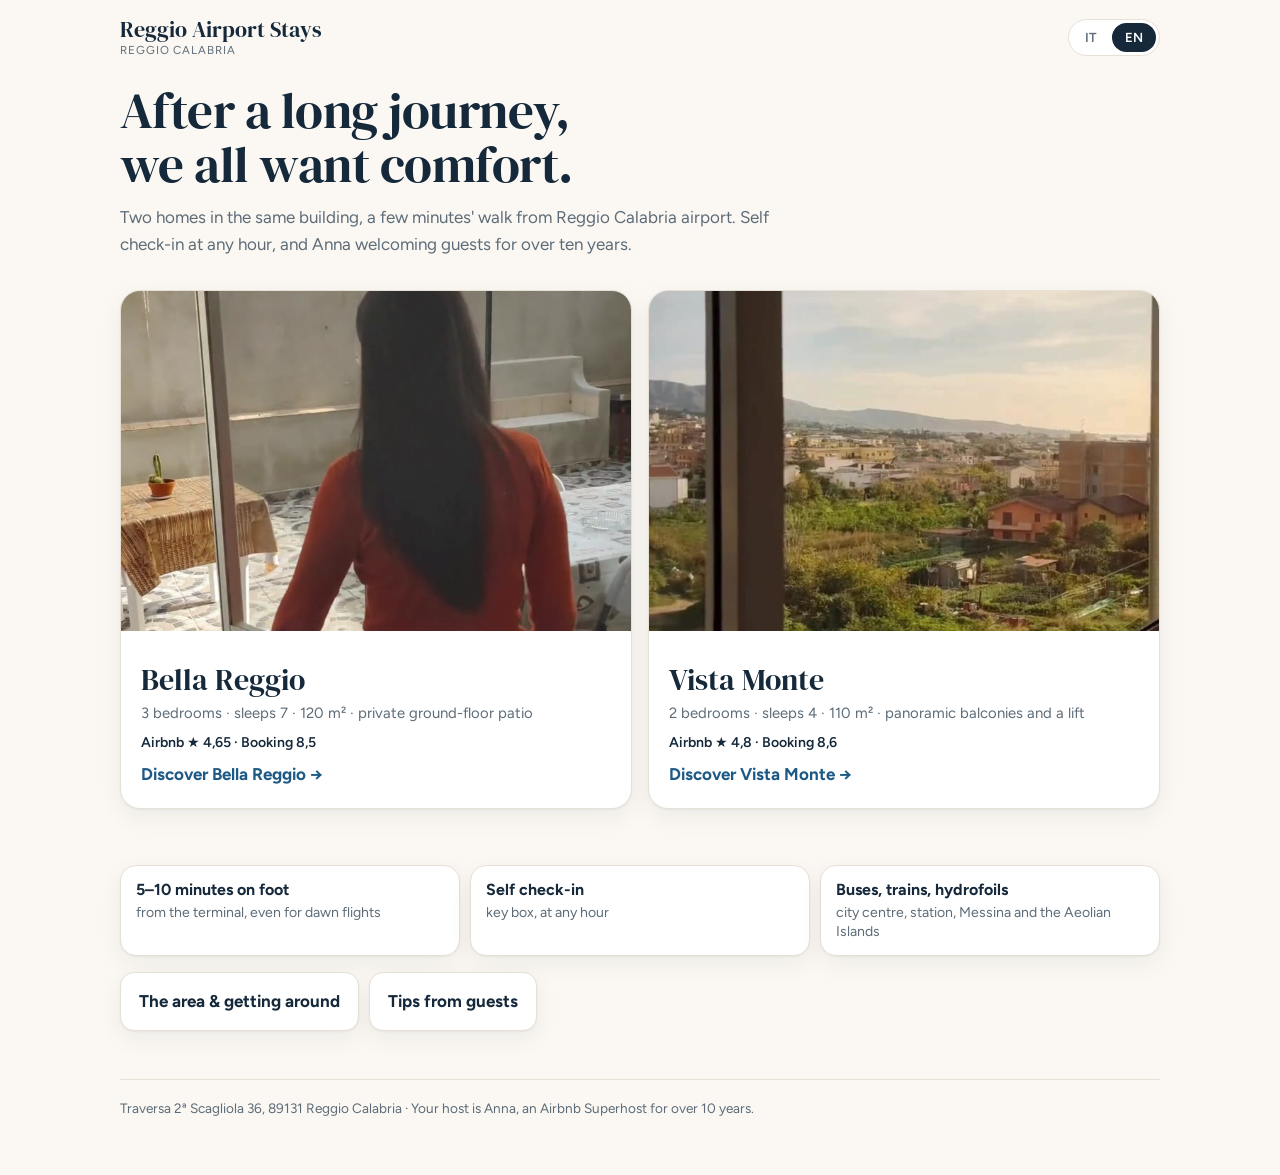
<file: index.html>
<!DOCTYPE html>
<html lang="it">
<head>
<meta charset="utf-8">
<meta name="viewport" content="width=device-width, initial-scale=1">
<title>Reggio Airport Stays · Case vacanza a due passi dall'aeroporto di Reggio Calabria</title>
<meta name="description" content="Due appartamenti a pochi minuti a piedi dall'aeroporto di Reggio Calabria: Bella Reggio (3 camere, patio, fino a 7 ospiti) e Vista Monte (2 camere, balconi panoramici, ascensore). Check-in autonomo a qualsiasi ora.">
<link rel="canonical" href="https://reggio-airport-stays.pages.dev/">
<meta property="og:type" content="website">
<meta property="og:title" content="Reggio Airport Stays · a due passi dall'aeroporto di Reggio Calabria">
<meta property="og:description" content="Bella Reggio e Vista Monte: due case con check-in autonomo, a pochi minuti a piedi dal terminal.">
<meta property="og:image" content="https://reggio-airport-stays.pages.dev/vista-monte-poster.jpg">
<meta property="og:url" content="https://reggio-airport-stays.pages.dev/">
<meta name="twitter:card" content="summary_large_image">
<script type="application/ld+json">
{"@context":"https://schema.org","@type":"ItemList","name":"Reggio Airport Stays",
 "itemListElement":[
  {"@type":"ListItem","position":1,"url":"https://reggio-airport-stays.pages.dev/bella-reggio","name":"Bella Reggio"},
  {"@type":"ListItem","position":2,"url":"https://reggio-airport-stays.pages.dev/vista-monte","name":"Vista Monte"}]}
</script>
<link rel="preconnect" href="https://fonts.googleapis.com">
<link rel="preconnect" href="https://fonts.gstatic.com" crossorigin>
<link href="https://fonts.googleapis.com/css2?family=DM+Serif+Display&family=Figtree:wght@400;500;600;700&display=swap" rel="stylesheet">
<link rel="stylesheet" href="/assets/site.css">
</head>
<body>
<div class="page">
  <header class="top">
    <a class="brand" href="/">Reggio Airport Stays<small>Reggio Calabria</small></a>
    <div class="lang" role="group" aria-label="Lingua / Language">
      <button type="button" id="btn-it" aria-pressed="true">IT</button>
      <button type="button" id="btn-en" aria-pressed="false">EN</button>
    </div>
  </header>

  <section class="home-hero">
    <h1>
      <span data-l="it">Dopo un lungo viaggio, tutti cerchiamo comfort.</span>
      <span data-l="en">After a long journey, we all want comfort.</span>
    </h1>
    <p class="lead">
      <span data-l="it">Due case nello stesso stabile, a pochi minuti a piedi dall'aeroporto dello Stretto. Check-in autonomo a qualsiasi ora, e Anna che vi accoglie da oltre dieci anni.</span>
      <span data-l="en">Two homes in the same building, a few minutes' walk from Reggio Calabria airport. Self check-in at any hour, and Anna welcoming guests for over ten years.</span>
    </p>
  </section>

  <section class="homes" aria-label="Le case / Our homes">
    <a class="home-card" href="/bella-reggio">
      <img src="/poster.jpg" alt="Patio di Bella Reggio" loading="lazy" width="720" height="1280">
      <div class="home-body">
        <h2>Bella Reggio</h2>
        <p><span data-l="it">3 camere · fino a 7 ospiti · 120 m² · patio privato al piano terra</span><span data-l="en">3 bedrooms · sleeps 7 · 120 m² · private ground-floor patio</span></p>
        <p class="rates">Airbnb ★ 4,65 · Booking 8,5</p>
        <span class="go-link"><span data-l="it">Scopri Bella Reggio →</span><span data-l="en">Discover Bella Reggio →</span></span>
      </div>
    </a>
    <a class="home-card" href="/vista-monte">
      <img src="/vista-monte-poster.jpg" alt="Vista dalla finestra di Vista Monte" loading="lazy" width="720" height="1280">
      <div class="home-body">
        <h2>Vista Monte</h2>
        <p><span data-l="it">2 camere · fino a 4 ospiti · 110 m² · balconi panoramici e ascensore</span><span data-l="en">2 bedrooms · sleeps 4 · 110 m² · panoramic balconies and a lift</span></p>
        <p class="rates">Airbnb ★ 4,8 · Booking 8,6</p>
        <span class="go-link"><span data-l="it">Scopri Vista Monte →</span><span data-l="en">Discover Vista Monte →</span></span>
      </div>
    </a>
  </section>

  <section>
    <ul class="facts">
      <li><strong data-l="it">5–10 minuti a piedi</strong><strong data-l="en">5–10 minutes on foot</strong>
        <span data-l="it">dal terminal, anche per i voli all'alba</span><span data-l="en">from the terminal, even for dawn flights</span></li>
      <li><strong data-l="it">Check-in autonomo</strong><strong data-l="en">Self check-in</strong>
        <span data-l="it">cassetta chiavi, a qualsiasi ora</span><span data-l="en">key box, at any hour</span></li>
      <li><strong data-l="it">Bus, treni e aliscafi</strong><strong data-l="en">Buses, trains, hydrofoils</strong>
        <span data-l="it">centro, stazione, Messina ed Eolie</span><span data-l="en">city centre, station, Messina and the Aeolian Islands</span></li>
    </ul>
    <p class="btn-row">
      <a class="btn" href="/bella-reggio#zona"><span data-l="it">La zona e come muoversi</span><span data-l="en">The area &amp; getting around</span></a>
      <a class="btn" href="/consigli"><span data-l="it">I consigli degli ospiti</span><span data-l="en">Tips from guests</span></a>
    </p>
  </section>

  <footer class="site">
    <span data-l="it">Traversa 2ª Scagliola 36, 89131 Reggio Calabria · La vostra host è Anna, Superhost su Airbnb da oltre 10 anni.</span>
    <span data-l="en">Traversa 2ª Scagliola 36, 89131 Reggio Calabria · Your host is Anna, an Airbnb Superhost for over 10 years.</span>
  </footer>
</div>
<script src="/assets/site.js"></script>
</body>
</html>
</file>
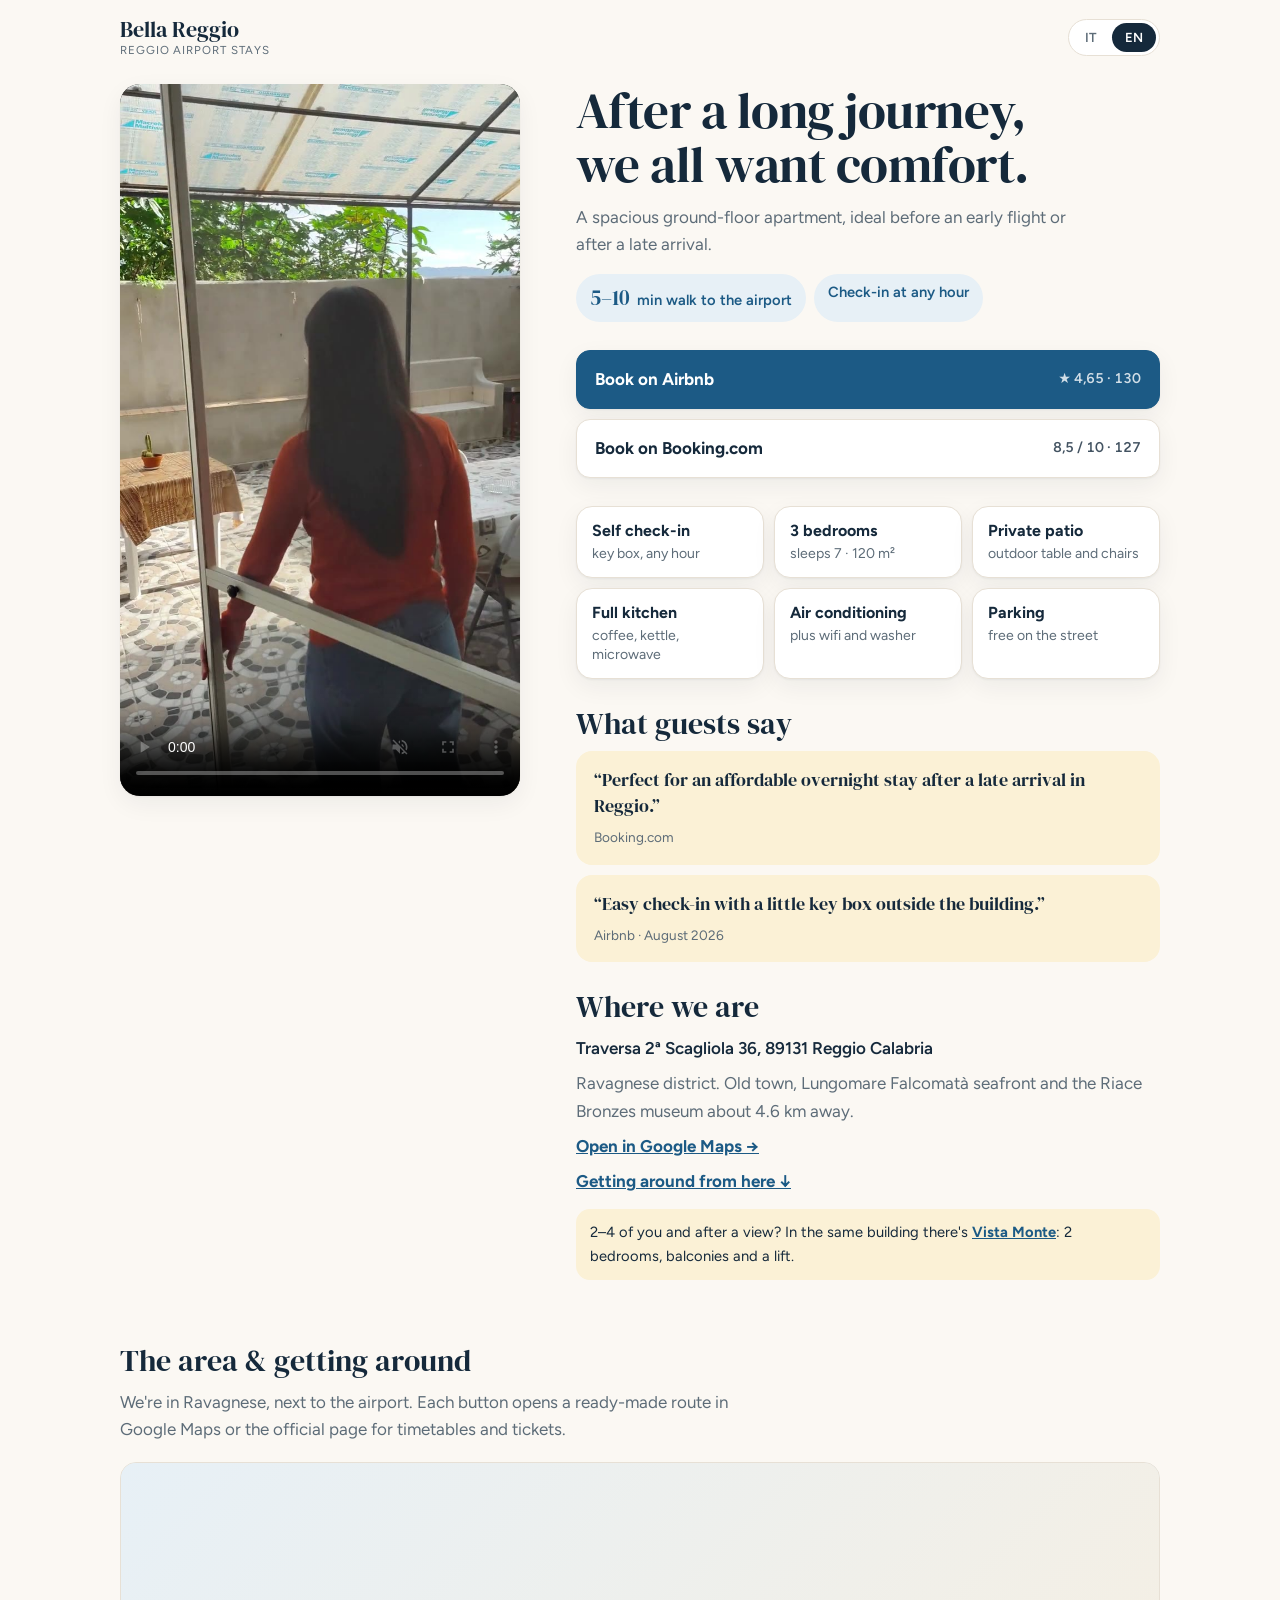
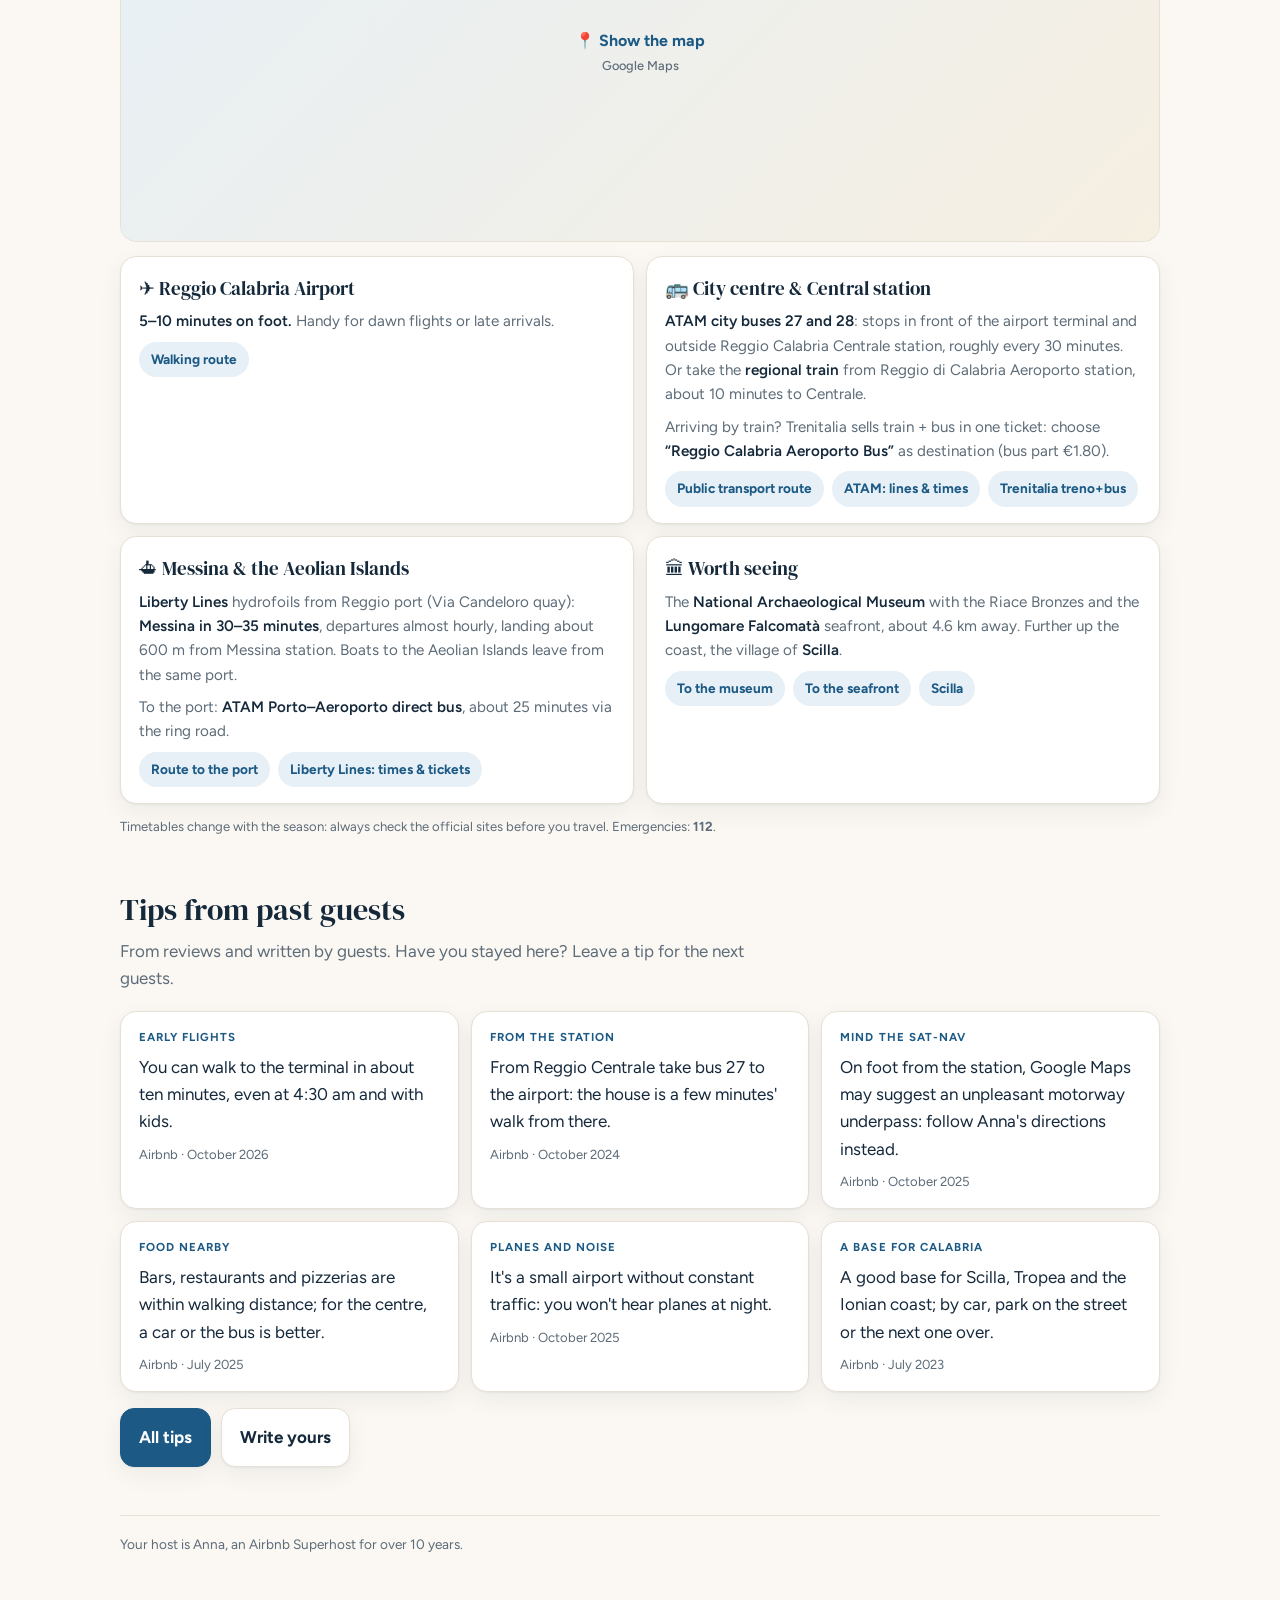
<file: bella-reggio.html>
<!DOCTYPE html>
<html lang="it">
<head>
<meta charset="utf-8">
<meta name="viewport" content="width=device-width, initial-scale=1">
<title>Bella Reggio · Reggio Airport Stays</title>
<meta name="description" content="Bella Reggio: appartamento con 3 camere a 5-10 minuti a piedi dall'aeroporto di Reggio Calabria. Check-in autonomo a qualsiasi ora, patio privato, cucina completa, parcheggio gratuito.">
<link rel="canonical" href="https://reggio-airport-stays.pages.dev/bella-reggio">
<meta property="og:type" content="website">
<meta property="og:title" content="Bella Reggio · 5 min a piedi dall'aeroporto di Reggio Calabria">
<meta property="og:description" content="3 camere, patio privato, check-in autonomo a qualsiasi ora. Prenota su Airbnb o Booking.com.">
<meta property="og:image" content="https://reggio-airport-stays.pages.dev/poster.jpg">
<meta property="og:url" content="https://reggio-airport-stays.pages.dev/bella-reggio">
<meta name="twitter:card" content="summary_large_image">
<script type="application/ld+json">
{"@context":"https://schema.org","@type":"LodgingBusiness","name":"Bella Reggio",
 "description":"Appartamento al piano terra con 3 camere, fino a 7 ospiti, a 5-10 minuti a piedi dall'aeroporto di Reggio Calabria.",
 "url":"https://reggio-airport-stays.pages.dev/bella-reggio","image":"https://reggio-airport-stays.pages.dev/poster.jpg",
 "address":{"@type":"PostalAddress","streetAddress":"Traversa 2ª Scagliola 36","postalCode":"89131","addressLocality":"Reggio Calabria","addressRegion":"RC","addressCountry":"IT"},
 "numberOfRooms":3,
 "amenityFeature":[{"@type":"LocationFeatureSpecification","name":"Self check-in","value":true},{"@type":"LocationFeatureSpecification","name":"Air conditioning","value":true},{"@type":"LocationFeatureSpecification","name":"Wifi","value":true},{"@type":"LocationFeatureSpecification","name":"Free street parking","value":true},{"@type":"LocationFeatureSpecification","name":"Private patio","value":true}],
 "sameAs":["https://www.airbnb.it/rooms/13824398","https://www.booking.com/hotel/it/bella-reggio.it.html"]}
</script>
<link rel="preconnect" href="https://fonts.googleapis.com">
<link rel="preconnect" href="https://fonts.gstatic.com" crossorigin>
<link href="https://fonts.googleapis.com/css2?family=DM+Serif+Display&family=Figtree:wght@400;500;600;700&display=swap" rel="stylesheet">
<link rel="stylesheet" href="/assets/site.css">
</head>
<body class="has-bar">
<div class="page">
  <header class="top">
    <a class="brand" href="/">Bella Reggio<small>Reggio Airport Stays</small></a>
    <div class="lang" role="group" aria-label="Lingua / Language">
      <button type="button" id="btn-it" aria-pressed="true">IT</button>
      <button type="button" id="btn-en" aria-pressed="false">EN</button>
    </div>
  </header>

  <div class="layout">
    <div class="video">
      <video src="bella-reggio.mp4" poster="poster.jpg" controls playsinline muted preload="metadata" aria-label="Video tour"></video>
    </div>

    <section class="hero">
      <h1>
        <span data-l="it">Dopo un lungo viaggio, tutti cerchiamo comfort.</span>
        <span data-l="en">After a long journey, we all want comfort.</span>
      </h1>
      <p>
        <span data-l="it">Ampio appartamento al piano terra, ideale prima di un volo all'alba o dopo un arrivo in tarda serata.</span>
        <span data-l="en">A spacious ground-floor apartment, ideal before an early flight or after a late arrival.</span>
      </p>
      <div class="badges">
        <span class="badge"><b>5–10</b><span data-l="it">min a piedi dall'aeroporto</span><span data-l="en">min walk to the airport</span></span>
        <span class="badge"><span data-l="it">Check-in a qualsiasi ora</span><span data-l="en">Check-in at any hour</span></span>
      </div>
    </section>

    <section class="book" aria-label="Book">
      <a class="btn primary" href="https://www.airbnb.it/rooms/13824398">
        <span data-l="it">Prenota su Airbnb</span><span data-l="en">Book on Airbnb</span>
        <small>★ 4,65 · 130</small>
      </a>
      <a class="btn" href="https://www.booking.com/hotel/it/bella-reggio.it.html">
        <span data-l="it">Prenota su Booking.com</span><span data-l="en">Book on Booking.com</span>
        <small>8,5 / 10 · 127</small>
      </a>
    </section>

    <ul class="facts">
      <li><strong data-l="it">Check-in autonomo</strong><strong data-l="en">Self check-in</strong>
        <span data-l="it">cassetta chiavi, qualsiasi ora</span><span data-l="en">key box, any hour</span></li>
      <li><strong data-l="it">3 camere</strong><strong data-l="en">3 bedrooms</strong>
        <span data-l="it">fino a 7 ospiti · 120 m²</span><span data-l="en">sleeps 7 · 120 m²</span></li>
      <li><strong data-l="it">Patio privato</strong><strong data-l="en">Private patio</strong>
        <span data-l="it">tavolo e sedie all'aperto</span><span data-l="en">outdoor table and chairs</span></li>
      <li><strong data-l="it">Cucina completa</strong><strong data-l="en">Full kitchen</strong>
        <span data-l="it">caffè, bollitore, microonde</span><span data-l="en">coffee, kettle, microwave</span></li>
      <li><strong data-l="it">Climatizzatore</strong><strong data-l="en">Air conditioning</strong>
        <span data-l="it">più wifi e lavatrice</span><span data-l="en">plus wifi and washer</span></li>
      <li><strong data-l="it">Parcheggio</strong><strong data-l="en">Parking</strong>
        <span data-l="it">gratuito in strada</span><span data-l="en">free on the street</span></li>
    </ul>

    <section>
      <h2><span data-l="it">Dicono gli ospiti</span><span data-l="en">What guests say</span></h2>
      <div class="quotes">
        <blockquote>
          <p data-l="it">«Perfetto per un pernottamento economico dopo un arrivo tardivo a Reggio.»</p>
          <p data-l="en">“Perfect for an affordable overnight stay after a late arrival in Reggio.”</p>
          <cite>Booking.com</cite>
        </blockquote>
        <blockquote>
          <p data-l="it">«Check-in facile con cassettina all'esterno dell'edificio.»</p>
          <p data-l="en">“Easy check-in with a little key box outside the building.”</p>
          <cite>Airbnb · <span data-l="it">agosto 2026</span><span data-l="en">August 2026</span></cite>
        </blockquote>
      </div>
    </section>

    <section class="where">
      <h2><span data-l="it">Dove siamo</span><span data-l="en">Where we are</span></h2>
      <p class="addr">Traversa 2ª Scagliola 36, 89131 Reggio Calabria</p>
      <p>
        <span data-l="it">Quartiere Ravagnese. Centro storico, Lungomare Falcomatà e Museo dei Bronzi di Riace a circa 4,6 km.</span>
        <span data-l="en">Ravagnese district. Old town, Lungomare Falcomatà seafront and the Riace Bronzes museum about 4.6 km away.</span>
      </p>
      <p><a href="https://www.google.com/maps/search/?api=1&amp;query=Traversa+2%C2%AA+Scagliola+36+Reggio+Calabria">
        <span data-l="it">Apri in Google Maps →</span><span data-l="en">Open in Google Maps →</span></a></p>
      <p><a href="#zona"><span data-l="it">Come muoversi da qui ↓</span><span data-l="en">Getting around from here ↓</span></a></p>
      <p class="sister"><span data-l="it">Siete in 2–4 e cercate una vista? Nello stesso stabile c'è </span><span data-l="en">2–4 of you and after a view? In the same building there's </span><a href="/vista-monte">Vista Monte</a><span data-l="it">: 2 camere, balconi e ascensore.</span><span data-l="en">: 2 bedrooms, balconies and a lift.</span></p>
    </section>

  </div>
    <section id="zona">
    <h2><span data-l="it">La zona e come muoversi</span><span data-l="en">The area &amp; getting around</span></h2>
    <p class="intro">
      <span data-l="it">Siamo a Ravagnese, accanto all'aeroporto. Ogni pulsante apre il percorso già pronto in Google Maps o la pagina ufficiale per orari e biglietti.</span>
      <span data-l="en">We're in Ravagnese, next to the airport. Each button opens a ready-made route in Google Maps or the official page for timetables and tickets.</span>
    </p>
    <div class="map" data-src="https://www.google.com/maps?q=Traversa+2%C2%AA+Scagliola+36,+89131+Reggio+Calabria&amp;z=15&amp;output=embed">
      <button type="button" class="load"><span><span data-l="it">📍 Mostra la mappa</span><span data-l="en">📍 Show the map</span></span><small>Google Maps</small></button>
    </div>
    <div class="go">
      <article class="card">
        <h3><span data-l="it">✈ Aeroporto dello Stretto</span><span data-l="en">✈ Reggio Calabria Airport</span></h3>
        <p><span data-l="it"><b>5–10 minuti a piedi.</b> Comodo per voli all'alba o arrivi a tarda sera.</span><span data-l="en"><b>5–10 minutes on foot.</b> Handy for dawn flights or late arrivals.</span></p>
        <div class="links">
          <a href="https://www.google.com/maps/dir/?api=1&amp;origin=Traversa+2%C2%AA+Scagliola+36,+89131+Reggio+Calabria&amp;destination=Aeroporto+di+Reggio+Calabria&amp;travelmode=walking"><span data-l="it">Percorso a piedi</span><span data-l="en">Walking route</span></a>
        </div>
      </article>

      <article class="card">
        <h3><span data-l="it">🚌 Centro e stazione Centrale</span><span data-l="en">🚌 City centre &amp; Central station</span></h3>
        <p><span data-l="it">Bus urbani <b>ATAM 27 e 28</b>: fermata davanti al terminal e all'uscita della stazione di Reggio Calabria Centrale, circa ogni 30 minuti. In alternativa il <b>treno regionale</b> dalla stazione Reggio di Calabria Aeroporto, circa 10 minuti fino a Centrale.</span>
        <span data-l="en"><b>ATAM city buses 27 and 28</b>: stops in front of the airport terminal and outside Reggio Calabria Centrale station, roughly every 30 minutes. Or take the <b>regional train</b> from Reggio di Calabria Aeroporto station, about 10 minutes to Centrale.</span></p>
        <p><span data-l="it">Arrivi in treno? Su Trenitalia puoi comprare treno + bus insieme: scegli come destinazione <b>“Reggio Calabria Aeroporto Bus”</b> (parte bus 1,80 €).</span><span data-l="en">Arriving by train? Trenitalia sells train + bus in one ticket: choose <b>“Reggio Calabria Aeroporto Bus”</b> as destination (bus part €1.80).</span></p>
        <div class="links">
          <a href="https://www.google.com/maps/dir/?api=1&amp;origin=Traversa+2%C2%AA+Scagliola+36,+89131+Reggio+Calabria&amp;destination=Stazione+Reggio+di+Calabria+Centrale&amp;travelmode=transit"><span data-l="it">Percorso con i mezzi</span><span data-l="en">Public transport route</span></a>
          <a href="https://www.atam-rc.it/"><span data-l="it">ATAM: linee e orari</span><span data-l="en">ATAM: lines &amp; times</span></a>
          <a href="https://www.trenitalia.com/it/regionale/collegamenti-regionale/aeroporto-tito-minniti-di-reggio-calabria.html">Trenitalia treno+bus</a>
        </div>
      </article>

      <article class="card">
        <h3><span data-l="it">⛴ Messina e le Eolie</span><span data-l="en">⛴ Messina &amp; the Aeolian Islands</span></h3>
        <p><span data-l="it">Aliscafi <b>Liberty Lines</b> dal porto di Reggio (banchina di Via Candeloro): <b>Messina in 30–35 minuti</b>, partenze quasi ogni ora, arrivo al molo a circa 600 m dalla stazione di Messina. Dallo stesso porto partono anche le corse per le Eolie.</span>
        <span data-l="en"><b>Liberty Lines</b> hydrofoils from Reggio port (Via Candeloro quay): <b>Messina in 30–35 minutes</b>, departures almost hourly, landing about 600 m from Messina station. Boats to the Aeolian Islands leave from the same port.</span></p>
        <p><span data-l="it">Per il porto: bus <b>ATAM Porto–Aeroporto diretto</b>, circa 25 minuti via tangenziale.</span><span data-l="en">To the port: <b>ATAM Porto–Aeroporto direct bus</b>, about 25 minutes via the ring road.</span></p>
        <div class="links">
          <a href="https://www.google.com/maps/dir/?api=1&amp;origin=Traversa+2%C2%AA+Scagliola+36,+89131+Reggio+Calabria&amp;destination=Porto+di+Reggio+Calabria&amp;travelmode=transit"><span data-l="it">Percorso al porto</span><span data-l="en">Route to the port</span></a>
          <a href="https://www.libertylines.it/destinazioni/reggio-calabria/"><span data-l="it">Liberty Lines: orari e biglietti</span><span data-l="en">Liberty Lines: times &amp; tickets</span></a>
        </div>
      </article>

      <article class="card">
        <h3><span data-l="it">🏛 Da vedere</span><span data-l="en">🏛 Worth seeing</span></h3>
        <p><span data-l="it">Il <b>Museo Archeologico Nazionale</b> con i Bronzi di Riace e il <b>Lungomare Falcomatà</b>, a circa 4,6 km. Più su la costa, il borgo di <b>Scilla</b>.</span>
        <span data-l="en">The <b>National Archaeological Museum</b> with the Riace Bronzes and the <b>Lungomare Falcomatà</b> seafront, about 4.6 km away. Further up the coast, the village of <b>Scilla</b>.</span></p>
        <div class="links">
          <a href="https://www.google.com/maps/dir/?api=1&amp;origin=Traversa+2%C2%AA+Scagliola+36,+89131+Reggio+Calabria&amp;destination=Museo+Archeologico+Nazionale+di+Reggio+Calabria&amp;travelmode=transit"><span data-l="it">Al museo</span><span data-l="en">To the museum</span></a>
          <a href="https://www.google.com/maps/dir/?api=1&amp;origin=Traversa+2%C2%AA+Scagliola+36,+89131+Reggio+Calabria&amp;destination=Lungomare+Falcomat%C3%A0+Reggio+Calabria&amp;travelmode=transit"><span data-l="it">Al lungomare</span><span data-l="en">To the seafront</span></a>
          <a href="https://www.google.com/maps/dir/?api=1&amp;origin=Traversa+2%C2%AA+Scagliola+36,+89131+Reggio+Calabria&amp;destination=Scilla+RC&amp;travelmode=driving">Scilla</a>
        </div>
        <!-- TODO: i consigli di Anna (colazione, ristoranti, supermercato, farmacia) -->
      </article>
    </div>
    <p class="note">
      <span data-l="it">Orari e frequenze cambiano con la stagione: controlla sempre i siti ufficiali prima di partire. Emergenze: <b>112</b>.</span>
      <span data-l="en">Timetables change with the season: always check the official sites before you travel. Emergencies: <b>112</b>.</span>
    </p>
  </section>


  <section id="consigli">
    <h2><span data-l="it">I consigli di chi è già stato qui</span><span data-l="en">Tips from past guests</span></h2>
    <p class="intro"><span data-l="it">Raccolti dalle recensioni e scritti dagli ospiti. Sei stato qui? Lascia il tuo per chi verrà dopo.</span><span data-l="en">From reviews and written by guests. Have you stayed here? Leave a tip for the next guests.</span></p>
    <div class="tips" id="tips">
      <figure class="tip">
        <span class="k"><span data-l="it">Voli all'alba</span><span data-l="en">Early flights</span></span>
        <p data-l="it">Si arriva al terminal a piedi in circa dieci minuti, anche alle 4:30 del mattino e con i bambini.</p><p data-l="en">You can walk to the terminal in about ten minutes, even at 4:30 am and with kids.</p>
        <cite>Airbnb · <span data-l="it">ottobre 2026</span><span data-l="en">October 2026</span></cite>
      </figure>
      <figure class="tip">
        <span class="k"><span data-l="it">Dalla stazione</span><span data-l="en">From the station</span></span>
        <p data-l="it">Da Reggio Centrale prendi il bus 27 fino all'aeroporto: da lì sono pochi minuti a piedi.</p><p data-l="en">From Reggio Centrale take bus 27 to the airport: the house is a few minutes' walk from there.</p>
        <cite>Airbnb · <span data-l="it">ottobre 2024</span><span data-l="en">October 2024</span></cite>
      </figure>
      <figure class="tip">
        <span class="k"><span data-l="it">Occhio al navigatore</span><span data-l="en">Mind the sat-nav</span></span>
        <p data-l="it">A piedi dalla stazione Google Maps può proporre un sottopasso dell'autostrada poco raccomandabile: meglio seguire le indicazioni di Anna.</p><p data-l="en">On foot from the station, Google Maps may suggest an unpleasant motorway underpass: follow Anna's directions instead.</p>
        <cite>Airbnb · <span data-l="it">ottobre 2025</span><span data-l="en">October 2025</span></cite>
      </figure>
      <figure class="tip">
        <span class="k"><span data-l="it">Mangiare vicino</span><span data-l="en">Food nearby</span></span>
        <p data-l="it">Bar, ristoranti e pizzerie si raggiungono a piedi; per il centro conviene l'auto o il bus.</p><p data-l="en">Bars, restaurants and pizzerias are within walking distance; for the centre, a car or the bus is better.</p>
        <cite>Airbnb · <span data-l="it">luglio 2025</span><span data-l="en">July 2025</span></cite>
      </figure>
      <figure class="tip">
        <span class="k"><span data-l="it">Aerei e rumore</span><span data-l="en">Planes and noise</span></span>
        <p data-l="it">L'aeroporto è piccolo e non ha voli continui: di notte non si sentono aerei.</p><p data-l="en">It's a small airport without constant traffic: you won't hear planes at night.</p>
        <cite>Airbnb · <span data-l="it">ottobre 2025</span><span data-l="en">October 2025</span></cite>
      </figure>
      <figure class="tip">
        <span class="k"><span data-l="it">Base per la Calabria</span><span data-l="en">A base for Calabria</span></span>
        <p data-l="it">Buona base per Scilla, Tropea e la costa jonica; con l'auto si parcheggia in strada o nella parallela.</p><p data-l="en">A good base for Scilla, Tropea and the Ionian coast; by car, park on the street or the next one over.</p>
        <cite>Airbnb · <span data-l="it">luglio 2023</span><span data-l="en">July 2023</span></cite>
      </figure>
    </div>
    <p class="btn-row">
      <a class="btn primary" href="/consigli"><span data-l="it">Tutti i consigli</span><span data-l="en">All tips</span></a>
      <a class="btn" href="/consigli#scrivi"><span data-l="it">Scrivi il tuo</span><span data-l="en">Write yours</span></a>
    </p>
    <!-- Nuovi consigli: arrivano dal modulo in benvenuto.html (Netlify Forms). Pubblicare solo quelli con consenso, come <figure class="tip">. -->
  </section>

  <footer class="site">
    <span data-l="it">La tua host è Anna, Superhost su Airbnb da oltre 10 anni.</span>
    <span data-l="en">Your host is Anna, an Airbnb Superhost for over 10 years.</span>
  </footer>
</div>

<nav class="bar" aria-label="Book">
  <a class="primary" href="https://www.airbnb.it/rooms/13824398">Airbnb</a>
  <a href="https://www.booking.com/hotel/it/bella-reggio.it.html">Booking.com</a>
</nav>


<script src="/assets/site.js"></script>
<script>
/* home: i 3 consigli approvati più recenti in cima, massimo 6 schede */
BR.tips().then(function(list){
  var box=document.getElementById('tips'); if(!box) return;
  list.slice(0,3).reverse().forEach(function(t){ box.prepend(BR.tipNode(t,'figure','tip')); });
  var all=box.querySelectorAll('.tip'); for(var i=6;i<all.length;i++) all[i].remove();
});
</script>
</body>
</html>
</file>
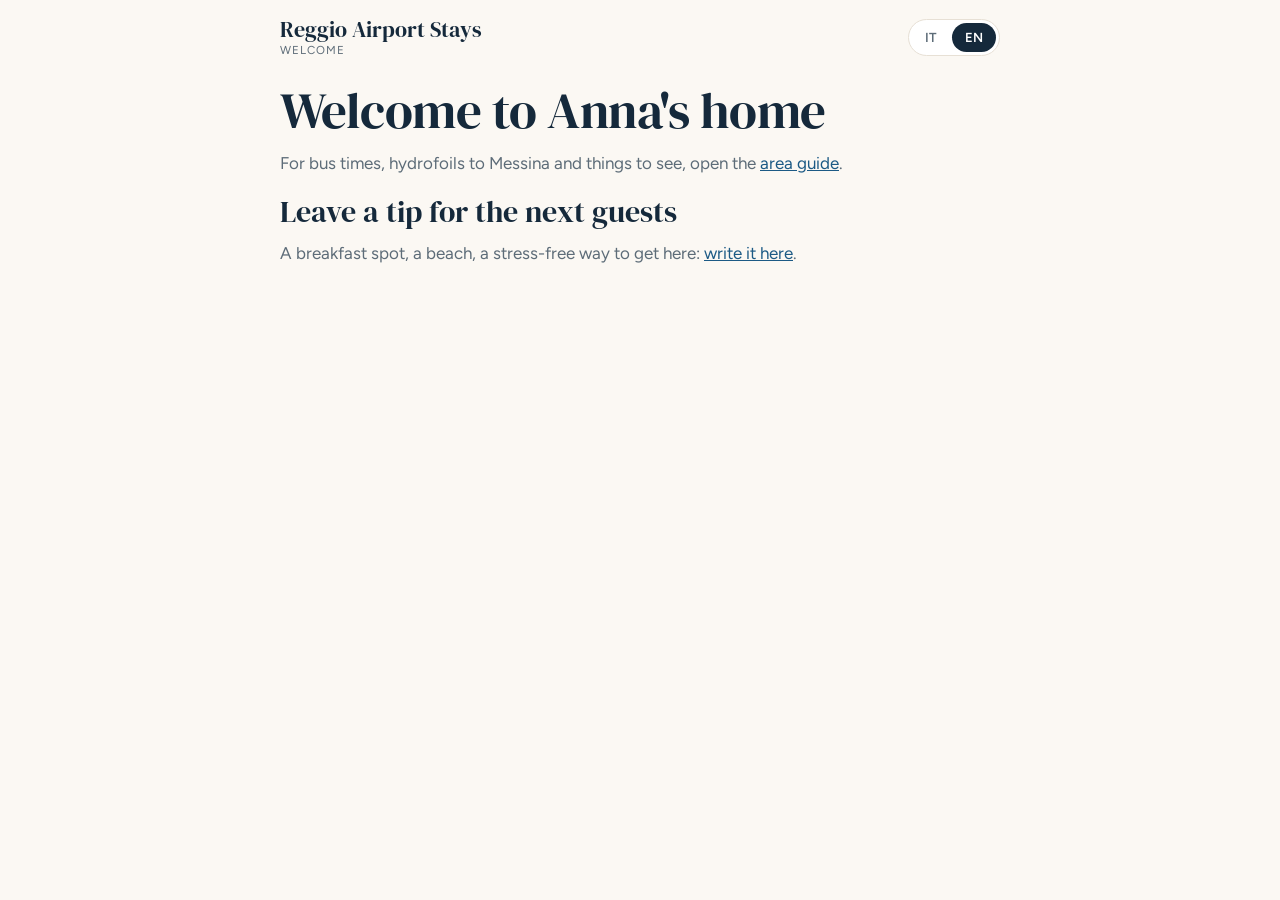
<file: benvenuto.html>
<!DOCTYPE html>
<html lang="it">
<head>
<meta charset="utf-8">
<meta name="viewport" content="width=device-width, initial-scale=1">
<meta name="robots" content="noindex, nofollow">
<title>Benvenuti · Reggio Airport Stays</title>
<link rel="preconnect" href="https://fonts.googleapis.com">
<link rel="preconnect" href="https://fonts.gstatic.com" crossorigin>
<link href="https://fonts.googleapis.com/css2?family=DM+Serif+Display&family=Figtree:wght@400;500;600;700&display=swap" rel="stylesheet">
<link rel="stylesheet" href="/assets/site.css">
</head>
<body>
<div class="page narrow">
  <header class="top">
    <a class="brand" href="/">Reggio Airport Stays<small data-l="it">Benvenuti</small><small data-l="en">Welcome</small></a>
    <div class="lang" role="group" aria-label="Lingua / Language">
      <button type="button" id="btn-it" aria-pressed="true">IT</button>
      <button type="button" id="btn-en" aria-pressed="false">EN</button>
    </div>
  </header>

  <h1><span data-l="it">Benvenuti a casa di Anna</span><span data-l="en">Welcome to Anna's home</span></h1>
  <p class="lead">
    <span data-l="it">Per orari dei bus, aliscafi per Messina e cose da vedere, apri la <a href="/bella-reggio#zona">guida alla zona</a>.</span>
    <span data-l="en">For bus times, hydrofoils to Messina and things to see, open the <a href="/bella-reggio#zona">area guide</a>.</span>
  </p>

  <!-- QUI le informazioni per il soggiorno, quando Anna le fornisce (orari, rifiuti, regole, nome rete wifi).
       MAI codice della cassetta, password wifi o numeri di telefono: questa pagina è raggiungibile da chiunque abbia il link. -->

  <h2><span data-l="it">Lascia un consiglio ai prossimi ospiti</span><span data-l="en">Leave a tip for the next guests</span></h2>
  <p class="lead"><span data-l="it">Un bar per la colazione, una spiaggia, come arrivare senza stress: <a href="/consigli#scrivi">scrivilo qui</a>.</span><span data-l="en">A breakfast spot, a beach, a stress-free way to get here: <a href="/consigli#scrivi">write it here</a>.</span></p>
</div>


<script src="/assets/site.js"></script>
</body>
</html>
</file>
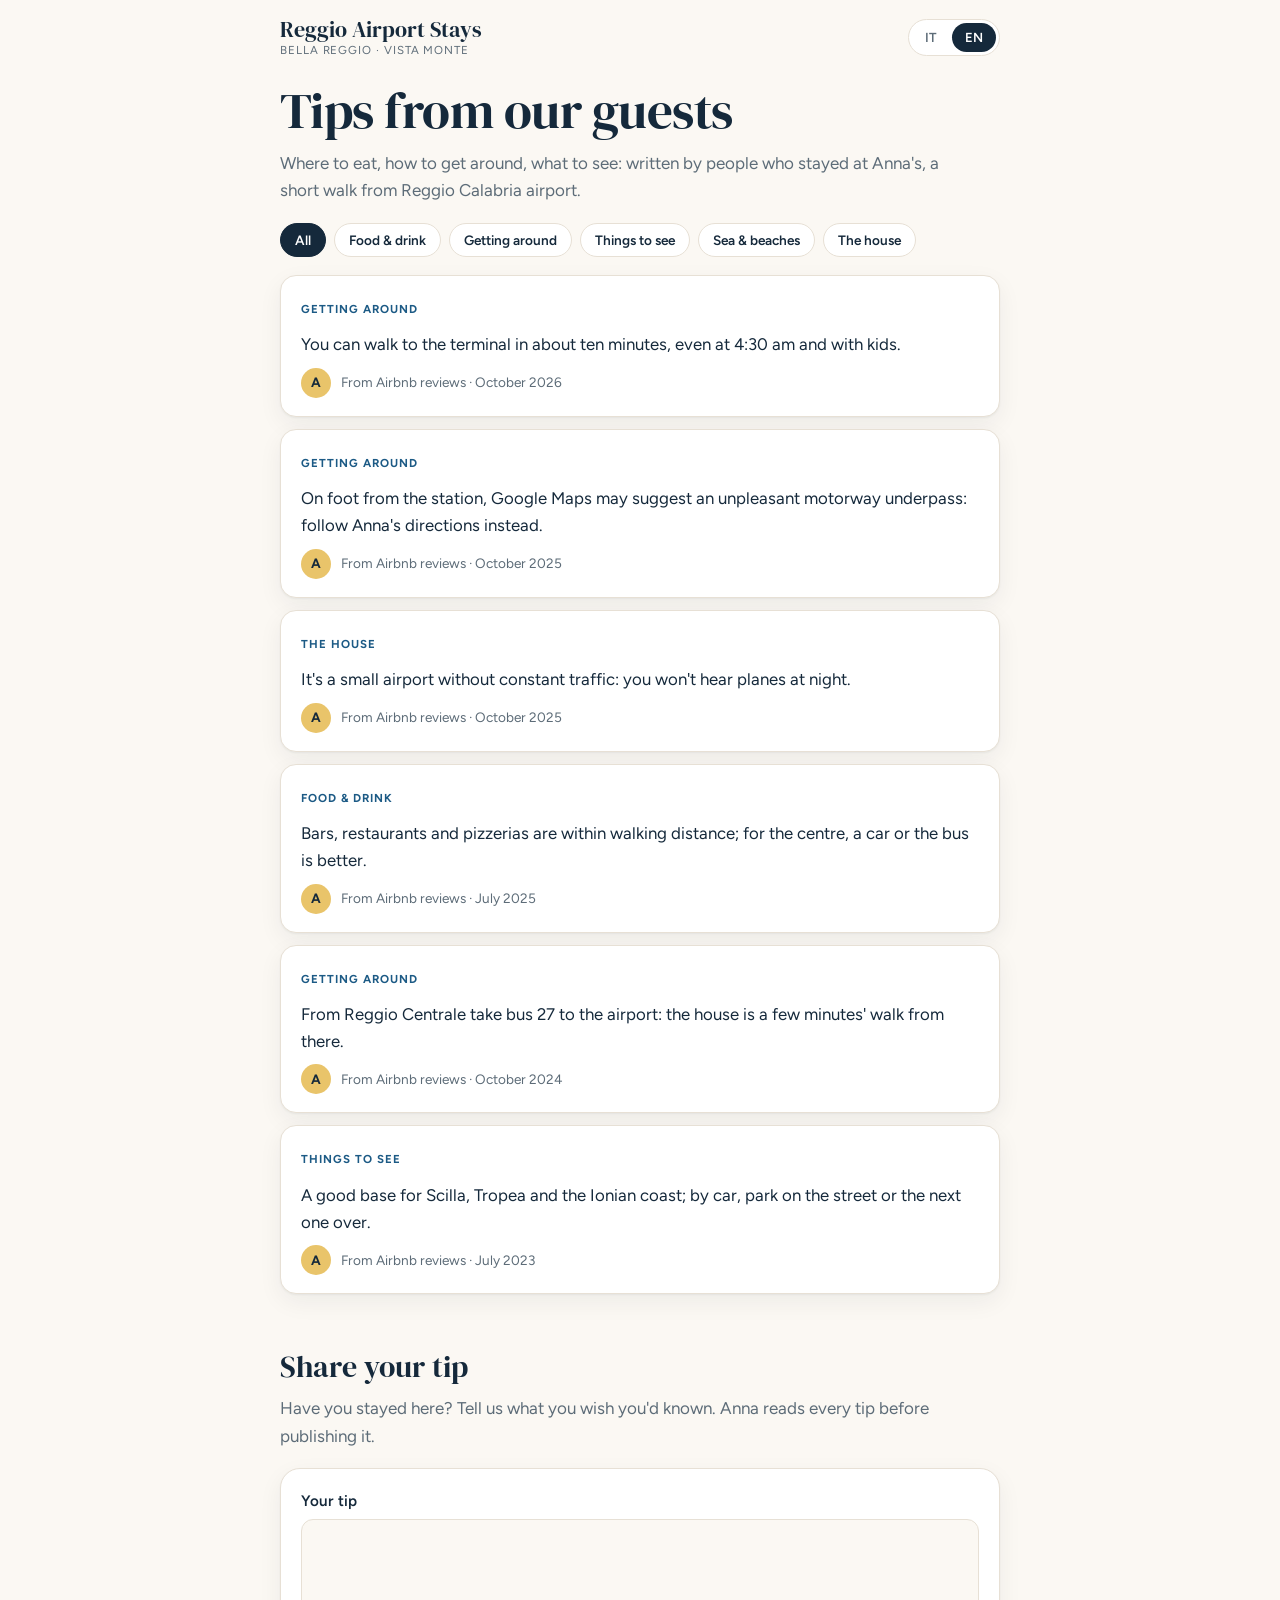
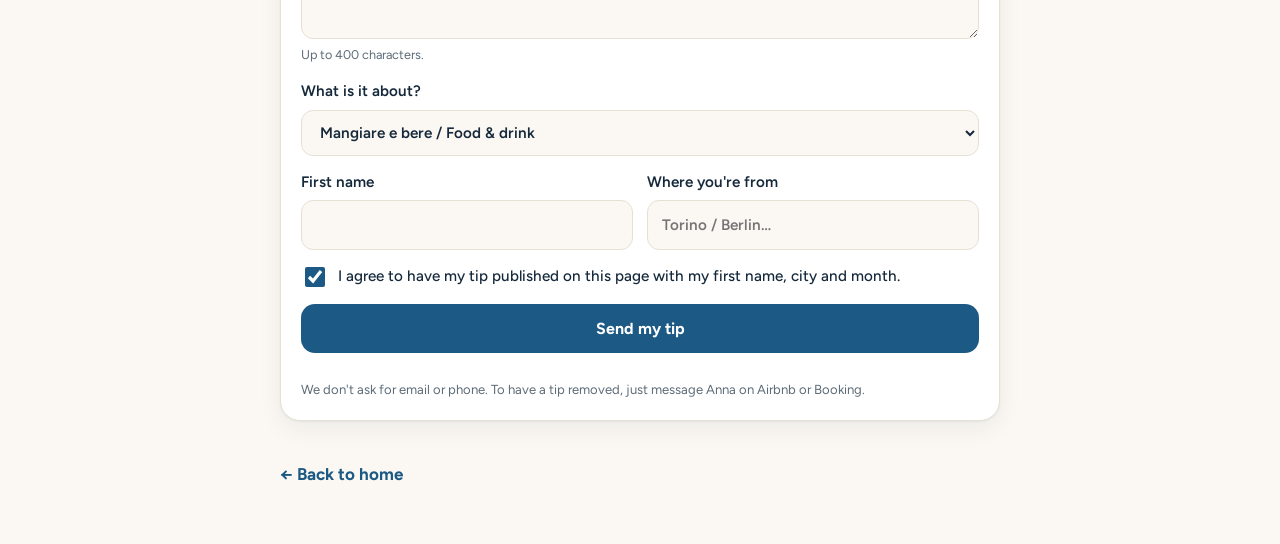
<file: consigli.html>
<!DOCTYPE html>
<html lang="it">
<head>
<meta charset="utf-8">
<meta name="viewport" content="width=device-width, initial-scale=1">
<title>Consigli degli ospiti · Reggio Airport Stays</title>
<meta name="description" content="I consigli degli ospiti di Bella Reggio e Vista Monte: dove mangiare, come muoversi dall'aeroporto di Reggio Calabria, cosa vedere. Scritti da chi c'è stato.">
<link rel="canonical" href="https://reggio-airport-stays.pages.dev/consigli">
<meta property="og:type" content="website">
<meta property="og:title" content="Consigli degli ospiti · Reggio Airport Stays">
<meta property="og:description" content="Dove mangiare, come muoversi e cosa vedere vicino all'aeroporto di Reggio Calabria, dagli ospiti.">
<meta property="og:image" content="https://reggio-airport-stays.pages.dev/poster.jpg">
<meta property="og:url" content="https://reggio-airport-stays.pages.dev/consigli">
<meta name="twitter:card" content="summary_large_image">
<link rel="preconnect" href="https://fonts.googleapis.com">
<link rel="preconnect" href="https://fonts.gstatic.com" crossorigin>
<link href="https://fonts.googleapis.com/css2?family=DM+Serif+Display&family=Figtree:wght@400;500;600;700&display=swap" rel="stylesheet">
<link rel="stylesheet" href="/assets/site.css">
</head>
<body>
<div class="page narrow">
  <header class="top">
    <a class="brand" href="/">Reggio Airport Stays<small>Bella Reggio · Vista Monte</small></a>
    <div class="lang" role="group" aria-label="Lingua / Language">
      <button type="button" id="btn-it" aria-pressed="true">IT</button>
      <button type="button" id="btn-en" aria-pressed="false">EN</button>
    </div>
  </header>

  <h1><span data-l="it">I consigli degli ospiti</span><span data-l="en">Tips from our guests</span></h1>
  <p class="lead"><span data-l="it">Dove mangiare, come muoversi, cosa vedere: scritti da chi ha dormito da Anna, a due passi dall'aeroporto di Reggio Calabria.</span><span data-l="en">Where to eat, how to get around, what to see: written by people who stayed at Anna's, a short walk from Reggio Calabria airport.</span></p>

  <div class="chips" role="group" aria-label="Filtra / Filter"><button type="button" class="chip" aria-pressed="true" data-f=""><span data-l="it">Tutti</span><span data-l="en">All</span></button><button type="button" class="chip" aria-pressed="false" data-f="mangiare"><span data-l="it">Mangiare e bere</span><span data-l="en">Food & drink</span></button><button type="button" class="chip" aria-pressed="false" data-f="muoversi"><span data-l="it">Come muoversi</span><span data-l="en">Getting around</span></button><button type="button" class="chip" aria-pressed="false" data-f="da-vedere"><span data-l="it">Da vedere</span><span data-l="en">Things to see</span></button><button type="button" class="chip" aria-pressed="false" data-f="mare"><span data-l="it">Mare e spiagge</span><span data-l="en">Sea & beaches</span></button><button type="button" class="chip" aria-pressed="false" data-f="casa"><span data-l="it">La casa</span><span data-l="en">The house</span></button></div>
  <div class="feed" id="feed">
      <article class="post" data-k="muoversi">
        <header><span class="k"><span data-l="it">Come muoversi</span><span data-l="en">Getting around</span></span></header>
        <p data-l="it">Si arriva al terminal a piedi in circa dieci minuti, anche alle 4:30 del mattino e con i bambini.</p><p data-l="en">You can walk to the terminal in about ten minutes, even at 4:30 am and with kids.</p>
        <footer class="who"><span class="av">A</span><span><span data-l="it">Dalle recensioni Airbnb · ottobre 2026</span><span data-l="en">From Airbnb reviews · October 2026</span></span></footer>
      </article>
      <article class="post" data-k="muoversi">
        <header><span class="k"><span data-l="it">Come muoversi</span><span data-l="en">Getting around</span></span></header>
        <p data-l="it">A piedi dalla stazione Google Maps può proporre un sottopasso dell'autostrada poco raccomandabile: meglio seguire le indicazioni di Anna.</p><p data-l="en">On foot from the station, Google Maps may suggest an unpleasant motorway underpass: follow Anna's directions instead.</p>
        <footer class="who"><span class="av">A</span><span><span data-l="it">Dalle recensioni Airbnb · ottobre 2025</span><span data-l="en">From Airbnb reviews · October 2025</span></span></footer>
      </article>
      <article class="post" data-k="casa">
        <header><span class="k"><span data-l="it">La casa</span><span data-l="en">The house</span></span></header>
        <p data-l="it">L'aeroporto è piccolo e non ha voli continui: di notte non si sentono aerei.</p><p data-l="en">It's a small airport without constant traffic: you won't hear planes at night.</p>
        <footer class="who"><span class="av">A</span><span><span data-l="it">Dalle recensioni Airbnb · ottobre 2025</span><span data-l="en">From Airbnb reviews · October 2025</span></span></footer>
      </article>
      <article class="post" data-k="mangiare">
        <header><span class="k"><span data-l="it">Mangiare e bere</span><span data-l="en">Food & drink</span></span></header>
        <p data-l="it">Bar, ristoranti e pizzerie si raggiungono a piedi; per il centro conviene l'auto o il bus.</p><p data-l="en">Bars, restaurants and pizzerias are within walking distance; for the centre, a car or the bus is better.</p>
        <footer class="who"><span class="av">A</span><span><span data-l="it">Dalle recensioni Airbnb · luglio 2025</span><span data-l="en">From Airbnb reviews · July 2025</span></span></footer>
      </article>
      <article class="post" data-k="muoversi">
        <header><span class="k"><span data-l="it">Come muoversi</span><span data-l="en">Getting around</span></span></header>
        <p data-l="it">Da Reggio Centrale prendi il bus 27 fino all'aeroporto: da lì sono pochi minuti a piedi.</p><p data-l="en">From Reggio Centrale take bus 27 to the airport: the house is a few minutes' walk from there.</p>
        <footer class="who"><span class="av">A</span><span><span data-l="it">Dalle recensioni Airbnb · ottobre 2024</span><span data-l="en">From Airbnb reviews · October 2024</span></span></footer>
      </article>
      <article class="post" data-k="da-vedere">
        <header><span class="k"><span data-l="it">Da vedere</span><span data-l="en">Things to see</span></span></header>
        <p data-l="it">Buona base per Scilla, Tropea e la costa jonica; con l'auto si parcheggia in strada o nella parallela.</p><p data-l="en">A good base for Scilla, Tropea and the Ionian coast; by car, park on the street or the next one over.</p>
        <footer class="who"><span class="av">A</span><span><span data-l="it">Dalle recensioni Airbnb · luglio 2023</span><span data-l="en">From Airbnb reviews · July 2023</span></span></footer>
      </article>
  </div>
  <p class="empty" id="empty" hidden><span data-l="it">Ancora nessun consiglio su questo argomento: scrivi il primo!</span><span data-l="en">No tips on this topic yet: write the first one!</span></p>

  <section><h2 id="scrivi"><span data-l="it">Scrivi il tuo consiglio</span><span data-l="en">Share your tip</span></h2>
  <p class="lead"><span data-l="it">Sei stato qui? Racconta cosa avresti voluto sapere prima. Anna legge ogni consiglio prima di pubblicarlo.</span><span data-l="en">Have you stayed here? Tell us what you wish you'd known. Anna reads every tip before publishing it.</span></p>

  <form id="f-consigli" novalidate>
    <input type="hidden" name="lingua" id="f-lingua" value="it">
    <p class="hp"><label>Non compilare / Don't fill: <input name="bot-field" tabindex="-1" autocomplete="off"></label></p>
    <label><span data-l="it">Il tuo consiglio</span><span data-l="en">Your tip</span>
      <textarea name="consiglio" required minlength="5" maxlength="400"></textarea>
      <small><span data-l="it">Massimo 400 caratteri.</span><span data-l="en">Up to 400 characters.</span></small>
    </label>
    <label><span data-l="it">Di cosa parla?</span><span data-l="en">What is it about?</span>
      <select name="tema"><option value="mangiare">Mangiare e bere / Food & drink</option><option value="muoversi">Come muoversi / Getting around</option><option value="da-vedere">Da vedere / Things to see</option><option value="mare">Mare e spiagge / Sea & beaches</option><option value="casa">La casa / The house</option><option value="altro">Altro / Other</option></select>
    </label>
    <div class="row">
      <label><span data-l="it">Nome</span><span data-l="en">First name</span><input name="nome" autocomplete="given-name" maxlength="40"></label>
      <label><span data-l="it">Da dove vieni</span><span data-l="en">Where you're from</span><input name="citta" maxlength="60" placeholder="Torino / Berlin…"></label>
    </div>
    <label class="check"><input type="checkbox" name="consenso_pubblicazione" value="si" checked>
      <span><span data-l="it">Acconsento a pubblicare il consiglio su questa pagina con nome, città e mese.</span><span data-l="en">I agree to have my tip published on this page with my first name, city and month.</span></span></label>
    <p class="note" id="f-err" role="alert" hidden><span data-l="it">Scrivi almeno qualche parola, oppure controlla la connessione e riprova.</span><span data-l="en">Write at least a few words, or check your connection and try again.</span></p>
    <button class="send" type="submit"><span data-l="it">Invia il consiglio</span><span data-l="en">Send my tip</span></button>
    <p class="note"><span data-l="it">Non chiediamo email né telefono. Per far rimuovere un consiglio basta scrivere ad Anna su Airbnb o Booking.</span><span data-l="en">We don't ask for email or phone. To have a tip removed, just message Anna on Airbnb or Booking.</span></p>
  </form>
  <div class="ok" id="f-ok" hidden role="status">
    <strong><span data-l="it">Grazie!</span><span data-l="en">Thank you!</span></strong>
    <span data-l="it">Anna leggerà il tuo consiglio e lo pubblicherà a breve.</span><span data-l="en">Anna will read your tip and publish it soon.</span>
  </div>

  </section>
  <a class="back" href="/"><span data-l="it">← Torna alla home</span><span data-l="en">← Back to home</span></a>
</div>

<script src="/assets/site.js"></script>
<script>
(function(){
  var feed=document.getElementById('feed'), empty=document.getElementById('empty'), current='';
  function filter(){ var n=0; feed.querySelectorAll('.post').forEach(function(p){ var show=!current||p.dataset.k===current; p.hidden=!show; if(show)n++; }); empty.hidden=n>0; }
  document.querySelectorAll('.chip').forEach(function(c){ c.addEventListener('click',function(){
    current=c.dataset.f; document.querySelectorAll('.chip').forEach(function(o){ o.setAttribute('aria-pressed',String(o===c)); }); filter(); }); });
  BR.tips().then(function(list){ list.slice().reverse().forEach(function(t){ feed.prepend(BR.tipNode(t,'article','post')); }); filter(); });

  var f=document.getElementById('f-consigli'), err=document.getElementById('f-err');
  f.addEventListener('submit',function(ev){
    ev.preventDefault(); err.hidden=true;
    if(f.consiglio.value.trim().length<5){ err.hidden=false; f.consiglio.focus(); return; }
    var btn=f.querySelector('button.send'); btn.disabled=true;
    document.getElementById('f-lingua').value=document.documentElement.lang||'it';
    fetch(BR.ENDPOINT,{method:'POST',mode:'no-cors',body:new URLSearchParams(new FormData(f))})
      .then(function(){ f.hidden=true; document.getElementById('f-ok').hidden=false; })
      .catch(function(){ btn.disabled=false; err.hidden=false; });
  });
})();
</script>
</body>
</html>
</file>
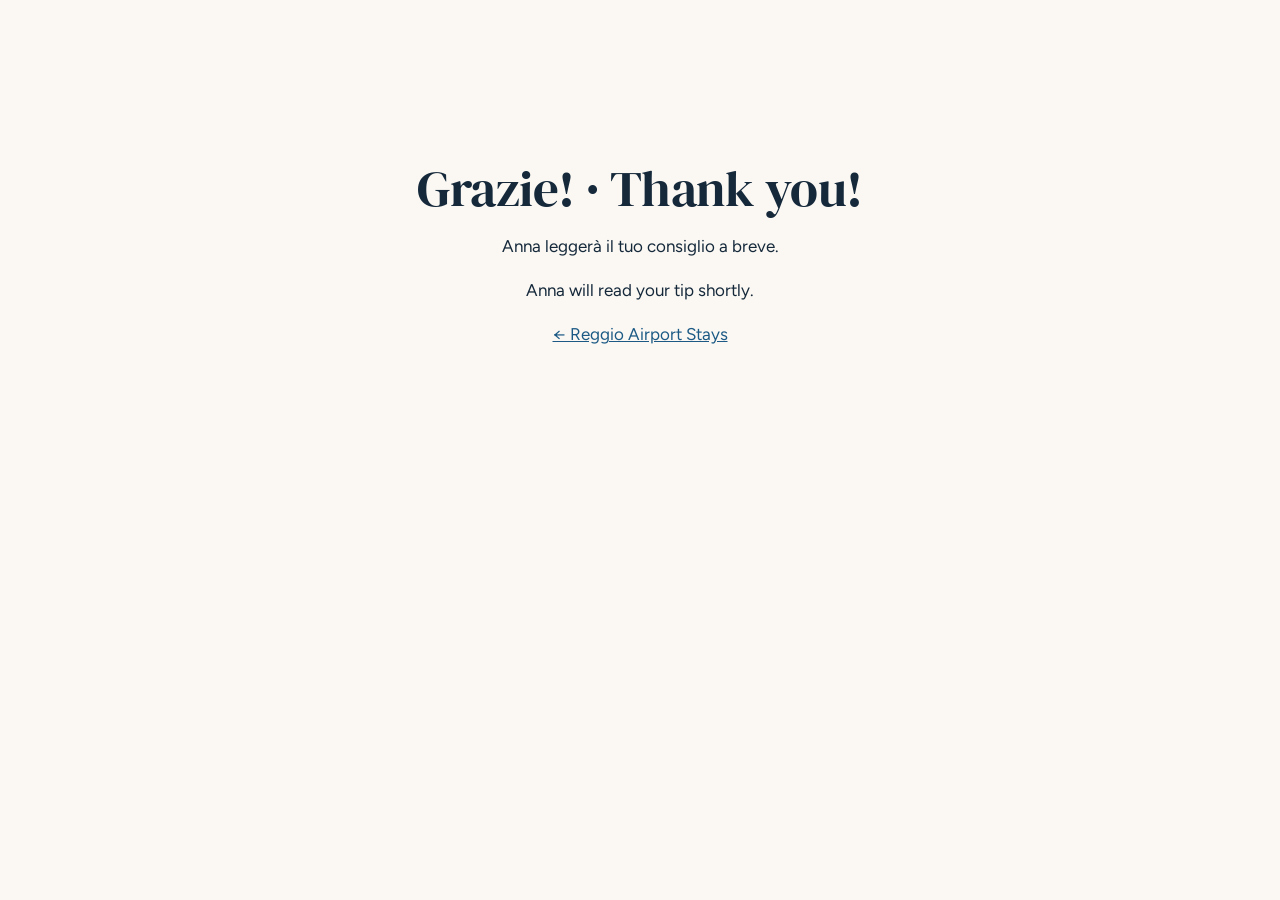
<file: grazie.html>
<!DOCTYPE html>
<html lang="it">
<head>
<meta charset="utf-8">
<meta name="viewport" content="width=device-width, initial-scale=1">
<meta name="robots" content="noindex, nofollow">
<title>Grazie · Reggio Airport Stays</title>
<link rel="preconnect" href="https://fonts.googleapis.com">
<link href="https://fonts.googleapis.com/css2?family=DM+Serif+Display&family=Figtree:wght@400;500;600;700&display=swap" rel="stylesheet">
<link rel="stylesheet" href="/assets/site.css">
</head>
<body>
<div class="page narrow" style="text-align:center;padding-top:18vh">
<main>
  <h1>Grazie! · Thank you!</h1>
  <p>Anna leggerà il tuo consiglio a breve.</p>
  <p>Anna will read your tip shortly.</p>
  <p><a href="/consigli">← Reggio Airport Stays</a></p>
</main>
</div>
</body>
</html>
</file>
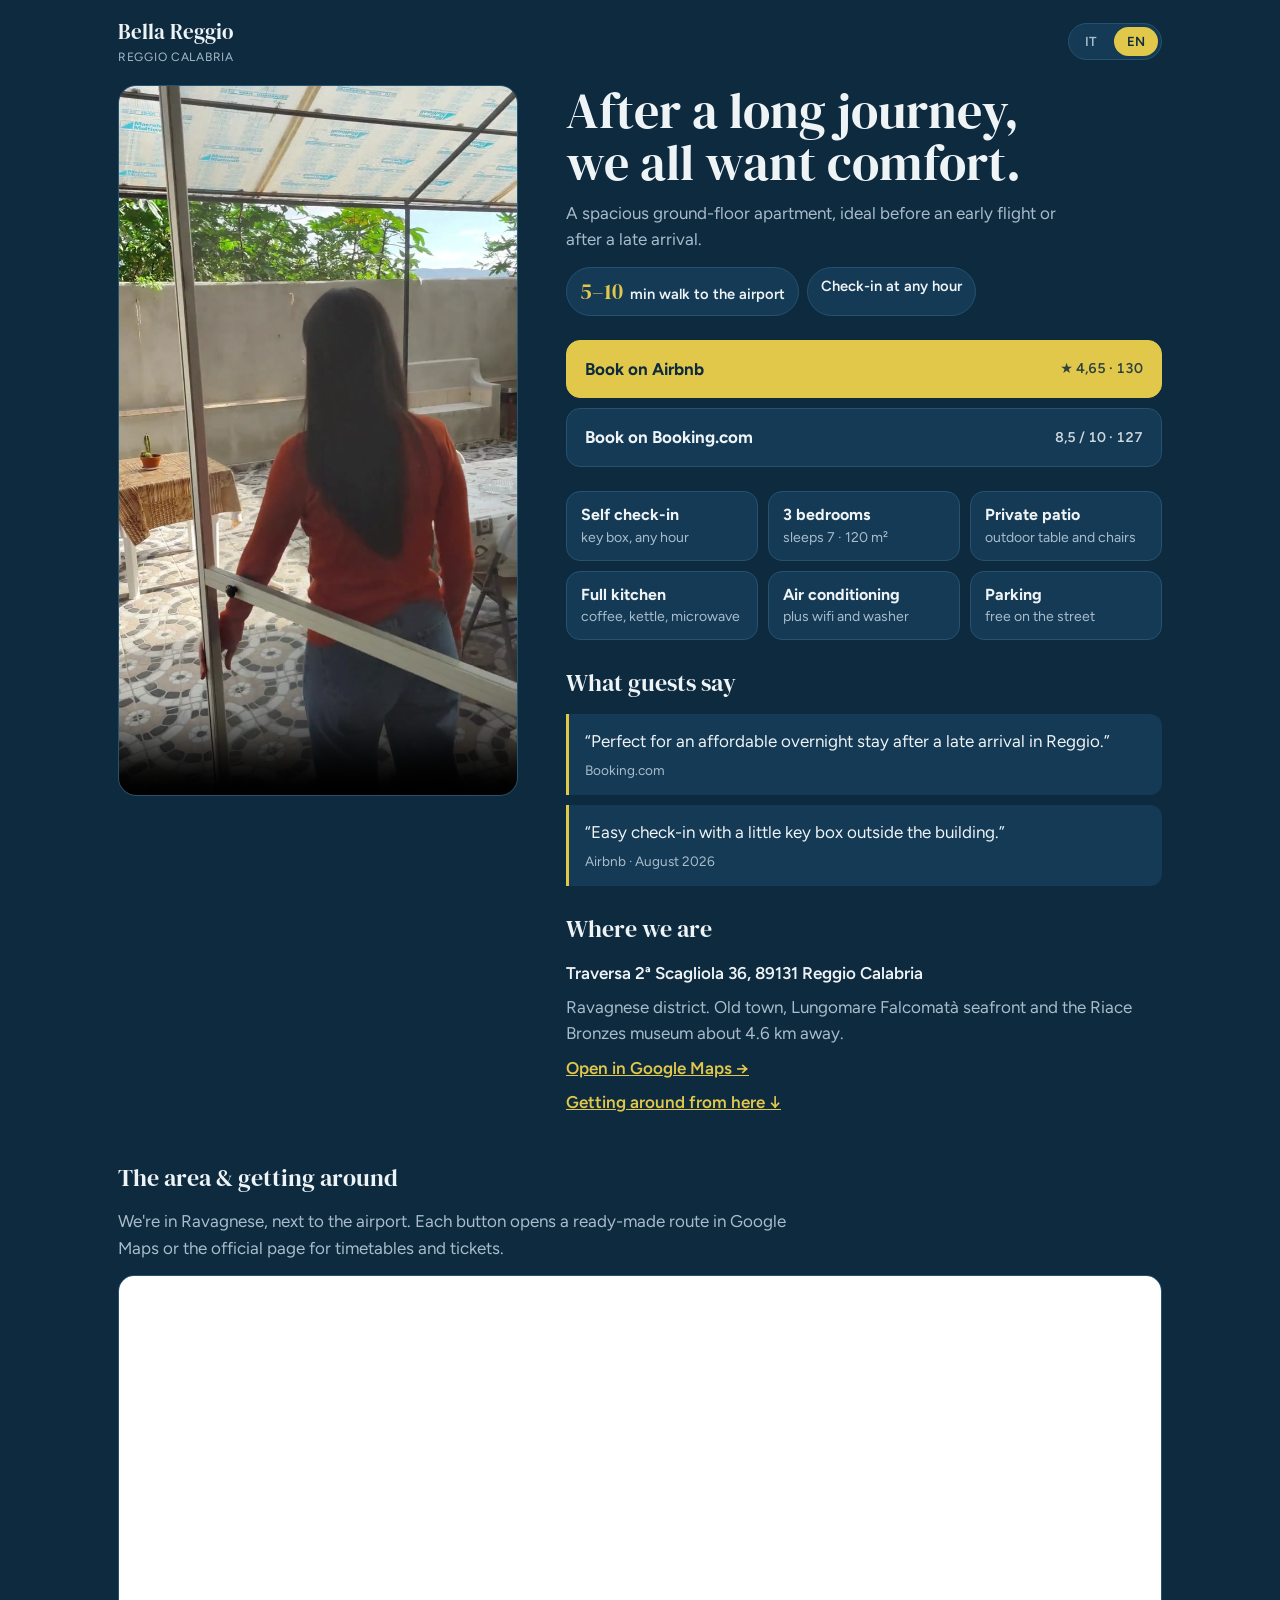
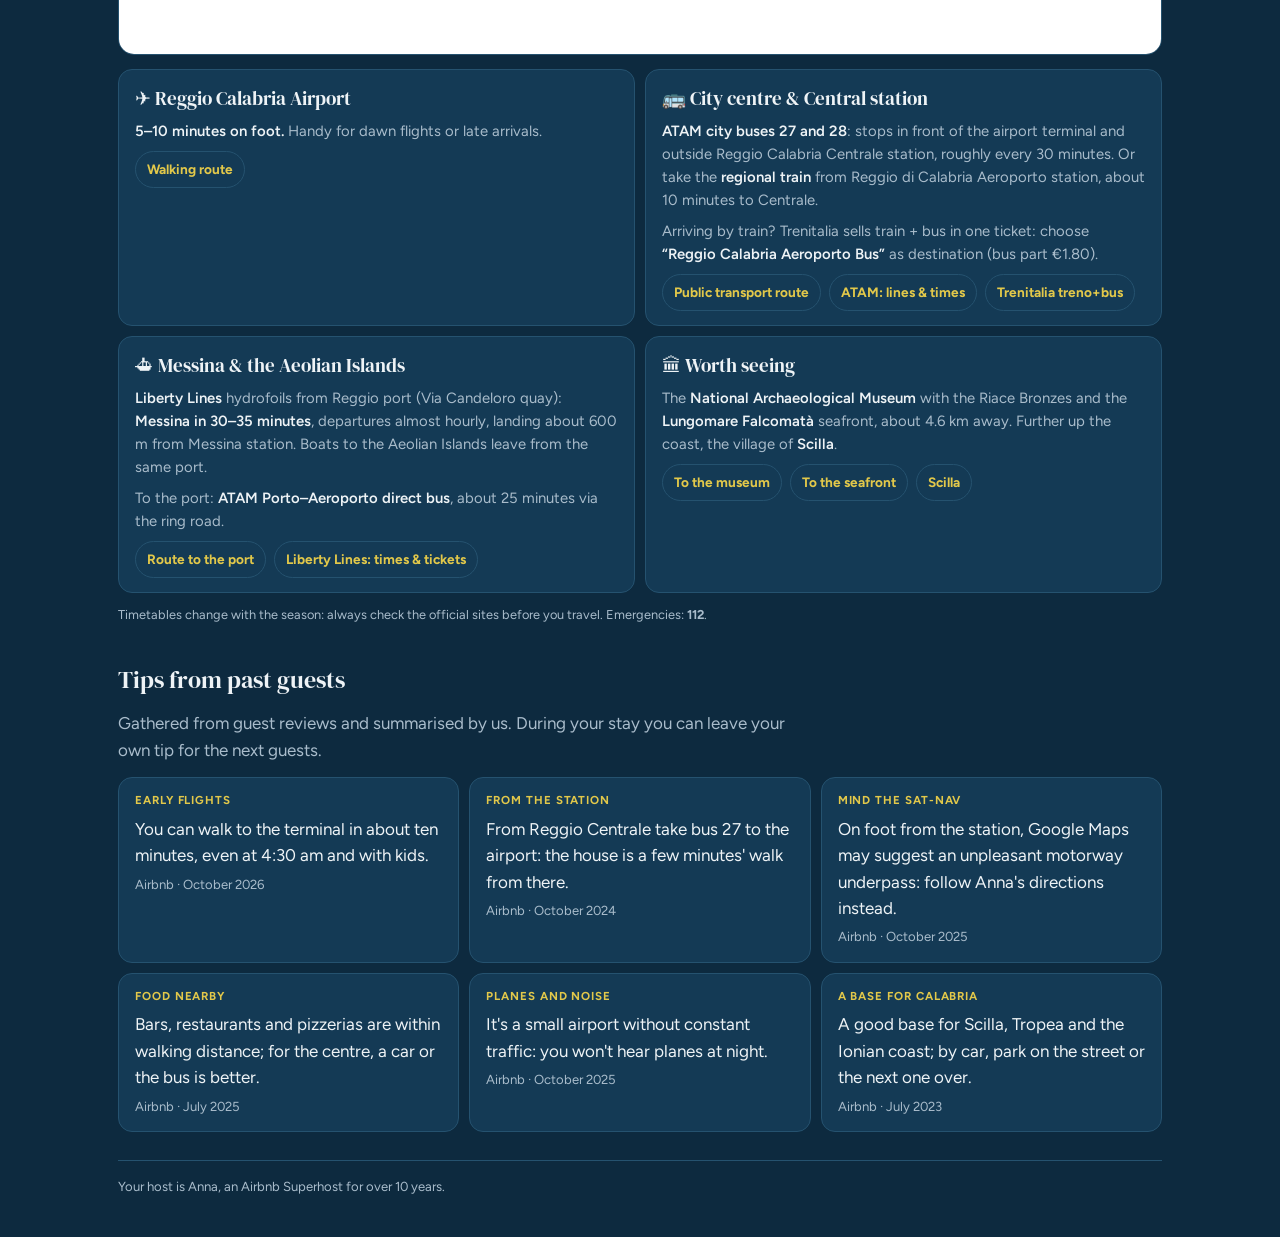
<file: index_1.html>
<!DOCTYPE html>
<html lang="it">
<head>
<meta charset="utf-8">
<meta name="viewport" content="width=device-width, initial-scale=1">
<title>Bella Reggio</title>
<meta name="description" content="Bella Reggio: appartamento con 3 camere a 5-10 minuti a piedi dall'aeroporto di Reggio Calabria. Check-in autonomo a qualsiasi ora, patio privato, cucina completa, parcheggio gratuito.">
<link rel="canonical" href="https://bella-reggio.netlify.app/">
<meta property="og:type" content="website">
<meta property="og:title" content="Bella Reggio · 5 min a piedi dall'aeroporto di Reggio Calabria">
<meta property="og:description" content="3 camere, patio privato, check-in autonomo a qualsiasi ora. Prenota su Airbnb o Booking.com.">
<meta property="og:image" content="https://bella-reggio.netlify.app/poster.jpg">
<meta property="og:url" content="https://bella-reggio.netlify.app/">
<meta name="twitter:card" content="summary_large_image">
<script type="application/ld+json">
{"@context":"https://schema.org","@type":"VacationRental","name":"Bella Reggio",
 "description":"Appartamento al piano terra con 3 camere, fino a 7 ospiti, a 5-10 minuti a piedi dall'aeroporto di Reggio Calabria.",
 "url":"https://bella-reggio.netlify.app/","image":"https://bella-reggio.netlify.app/poster.jpg",
 "address":{"@type":"PostalAddress","streetAddress":"Traversa 2ª Scagliola 36","postalCode":"89131","addressLocality":"Reggio Calabria","addressRegion":"RC","addressCountry":"IT"},
 "containsPlace":{"@type":"Accommodation","numberOfBedrooms":3,"occupancy":{"@type":"QuantitativeValue","maxValue":7},"floorSize":{"@type":"QuantitativeValue","value":120,"unitCode":"MTK"}},
 "amenityFeature":[{"@type":"LocationFeatureSpecification","name":"Self check-in","value":true},{"@type":"LocationFeatureSpecification","name":"Air conditioning","value":true},{"@type":"LocationFeatureSpecification","name":"Wifi","value":true},{"@type":"LocationFeatureSpecification","name":"Free street parking","value":true}],
 "sameAs":["https://www.airbnb.it/rooms/13824398","https://www.booking.com/hotel/it/bella-reggio.it.html"]}
</script>
<link rel="preconnect" href="https://fonts.googleapis.com">
<link rel="preconnect" href="https://fonts.gstatic.com" crossorigin>
<link href="https://fonts.googleapis.com/css2?family=DM+Serif+Display&family=Figtree:wght@400;500;600;700&display=swap" rel="stylesheet">
<style>
:root{
  /* Notte sullo Stretto, luce di bergamotto. Telefono: una colonna, prenotazione sempre a portata di pollice. Desktop: video a sinistra, testo a destra. */
  --strait:#0d2a3f;
  --strait-2:#143a55;
  --foam:#eef3f6;
  --mist:#a9bccb;
  --bergamot:#e2c84a;
  --line:#25526f;
  --display:"DM Serif Display", Georgia, "Times New Roman", serif;
  --body:"Figtree", system-ui, -apple-system, "Segoe UI", Roboto, sans-serif;
  color-scheme: dark;
}
*{box-sizing:border-box}
html,body{margin:0}
body{background:var(--strait);color:var(--foam);font-family:var(--body);font-size:17px;line-height:1.55;padding-bottom:92px}
a{color:inherit}
:focus-visible{outline:3px solid var(--bergamot);outline-offset:3px;border-radius:6px}

/* lingua: si vede solo la lingua scelta */
html[lang="it"] [data-l="en"], html[lang="en"] [data-l="it"]{display:none !important}

.page{max-width:1080px;margin:0 auto;padding:16px 18px 40px}
.top{display:flex;justify-content:space-between;align-items:center;gap:12px;margin-bottom:18px}
.brand{font-family:var(--display);font-size:1.3rem}
.brand small{display:block;font-family:var(--body);font-size:.75rem;color:var(--mist);letter-spacing:.06em;text-transform:uppercase}
.lang{display:flex;gap:4px;background:var(--strait-2);border:1px solid var(--line);border-radius:999px;padding:3px}
.lang button{font:600 .82rem var(--body);color:var(--mist);background:none;border:0;border-radius:999px;padding:7px 13px;cursor:pointer}
.lang button[aria-pressed="true"]{background:var(--bergamot);color:var(--strait)}

.layout{display:grid;gap:24px}
.hero h1{font-family:var(--display);font-weight:400;font-size:clamp(2rem,7.5vw,2.9rem);line-height:1.06;margin:0;text-wrap:balance}
.hero p{color:var(--mist);margin:10px 0 0;max-width:46ch}
.badges{display:flex;flex-wrap:wrap;gap:8px;margin-top:14px}
.badge{display:inline-flex;align-items:baseline;gap:7px;padding:7px 13px;border-radius:999px;background:var(--strait-2);border:1px solid var(--line);font-weight:600;font-size:.92rem}
.badge b{font-family:var(--display);font-weight:400;font-size:1.35rem;color:var(--bergamot);font-variant-numeric:tabular-nums}

.video{border-radius:18px;overflow:hidden;background:#000;aspect-ratio:9/16;width:100%;max-width:400px;max-height:70vh;margin:0 auto;border:1px solid var(--line)}
.video video{width:100%;height:100%;object-fit:cover;display:block}

.book{display:grid;gap:10px}
.btn{display:flex;justify-content:space-between;align-items:center;gap:12px;text-decoration:none;font-weight:700;padding:15px 18px;border-radius:14px;border:1px solid var(--line);background:var(--strait-2)}
.btn.primary{background:var(--bergamot);color:var(--strait);border-color:var(--bergamot)}
.btn small{font-weight:600;opacity:.85;font-variant-numeric:tabular-nums;white-space:nowrap}

.facts{list-style:none;margin:0;padding:0;display:grid;grid-template-columns:1fr 1fr;gap:10px}
.facts li{display:grid;gap:2px;align-content:start;background:var(--strait-2);border:1px solid var(--line);border-radius:14px;padding:13px 14px}
.facts strong{font-size:1rem;line-height:1.3}
.facts span{color:var(--mist);font-size:.88rem;line-height:1.35}

h2{font-family:var(--display);font-weight:400;font-size:1.5rem;margin:0 0 12px}
.quotes{display:grid;gap:10px}
blockquote{margin:0;padding:14px 16px;border-left:3px solid var(--bergamot);background:var(--strait-2);border-radius:0 12px 12px 0}
blockquote p{margin:0}
blockquote cite{display:block;margin-top:6px;font-style:normal;color:var(--mist);font-size:.85rem}

.where p{margin:0 0 8px;color:var(--mist)}
.where .addr{color:var(--foam);font-weight:600}
.where a{color:var(--bergamot);font-weight:600}
footer{color:var(--mist);font-size:.82rem;border-top:1px solid var(--line);padding-top:16px;margin-top:8px}

/* barra di prenotazione fissa sul telefono */
.bar{position:fixed;left:0;right:0;bottom:0;z-index:5;display:grid;grid-template-columns:1fr 1fr;gap:8px;padding:10px 12px calc(10px + env(safe-area-inset-bottom));background:rgba(13,42,63,.94);backdrop-filter:blur(8px);border-top:1px solid var(--line)}
.bar a{text-align:center;text-decoration:none;font-weight:700;font-size:.95rem;padding:13px 8px;border-radius:12px;border:1px solid var(--line);background:var(--strait-2)}
.bar a.primary{background:var(--bergamot);color:var(--strait);border-color:var(--bergamot)}

@media (min-width:860px){
  body{padding-bottom:0}
  .bar{display:none}
  .layout{grid-template-columns:400px 1fr;column-gap:48px;align-items:start}
  .video{position:sticky;top:20px;grid-row:span 5;max-height:none}
  .hero h1{font-size:3.1rem}
  .facts{grid-template-columns:repeat(3,1fr)}
}
@media (max-width:370px){.facts{grid-template-columns:1fr}}

/* la zona */
.zona{margin-top:36px}
footer.zona{margin-top:28px}
.zona .intro{color:var(--mist);margin:0 0 14px;max-width:62ch}
.map{border-radius:16px;overflow:hidden;border:1px solid var(--line);aspect-ratio:16/10;background:var(--strait-2);margin-bottom:14px}
.map iframe{width:100%;height:100%;border:0;display:block}
.go{display:grid;gap:10px;grid-template-columns:1fr}
.card{background:var(--strait-2);border:1px solid var(--line);border-radius:14px;padding:14px 16px}
.card h3{font-family:var(--display);font-weight:400;font-size:1.2rem;margin:0 0 6px}
.card p{margin:0 0 8px;color:var(--mist);font-size:.93rem}
.card p b{color:var(--foam);font-weight:600}
.card .links{display:flex;flex-wrap:wrap;gap:8px;margin-top:6px}
.card .links a{font-size:.85rem;font-weight:700;text-decoration:none;padding:7px 11px;border-radius:999px;border:1px solid var(--line);color:var(--bergamot)}
.note{color:var(--mist);font-size:.8rem;margin:12px 0 0}
@media (min-width:860px){.go{grid-template-columns:1fr 1fr}.map{aspect-ratio:auto;height:380px}}

/* consigli degli ospiti */
.tips{display:grid;gap:10px;grid-template-columns:1fr}
.tip{margin:0;background:var(--strait-2);border:1px solid var(--line);border-radius:14px;padding:14px 16px;display:grid;gap:6px;align-content:start}
.tip .k{font-size:.72rem;font-weight:700;letter-spacing:.08em;text-transform:uppercase;color:var(--bergamot)}
.tip p{margin:0}
.tip cite{font-style:normal;color:var(--mist);font-size:.82rem}
@media (min-width:860px){.tips{grid-template-columns:repeat(3,1fr)}}
</style>
</head>
<body>
<div class="page">
  <header class="top">
    <span class="brand">Bella Reggio<small>Reggio Calabria</small></span>
    <div class="lang" role="group" aria-label="Lingua / Language">
      <button type="button" id="btn-it" aria-pressed="true">IT</button>
      <button type="button" id="btn-en" aria-pressed="false">EN</button>
    </div>
  </header>

  <div class="layout">
    <div class="video">
      <video src="bella-reggio.mp4" poster="poster.jpg" controls playsinline muted preload="metadata" aria-label="Video tour"></video>
    </div>

    <section class="hero">
      <h1>
        <span data-l="it">Dopo un lungo viaggio, tutti cerchiamo comfort.</span>
        <span data-l="en">After a long journey, we all want comfort.</span>
      </h1>
      <p>
        <span data-l="it">Ampio appartamento al piano terra, ideale prima di un volo all'alba o dopo un arrivo in tarda serata.</span>
        <span data-l="en">A spacious ground-floor apartment, ideal before an early flight or after a late arrival.</span>
      </p>
      <div class="badges">
        <span class="badge"><b>5–10</b><span data-l="it">min a piedi dall'aeroporto</span><span data-l="en">min walk to the airport</span></span>
        <span class="badge"><span data-l="it">Check-in a qualsiasi ora</span><span data-l="en">Check-in at any hour</span></span>
      </div>
    </section>

    <section class="book" aria-label="Book">
      <a class="btn primary" href="https://www.airbnb.it/rooms/13824398">
        <span data-l="it">Prenota su Airbnb</span><span data-l="en">Book on Airbnb</span>
        <small>★ 4,65 · 130</small>
      </a>
      <a class="btn" href="https://www.booking.com/hotel/it/bella-reggio.it.html">
        <span data-l="it">Prenota su Booking.com</span><span data-l="en">Book on Booking.com</span>
        <small>8,5 / 10 · 127</small>
      </a>
    </section>

    <ul class="facts">
      <li><strong data-l="it">Check-in autonomo</strong><strong data-l="en">Self check-in</strong>
        <span data-l="it">cassetta chiavi, qualsiasi ora</span><span data-l="en">key box, any hour</span></li>
      <li><strong data-l="it">3 camere</strong><strong data-l="en">3 bedrooms</strong>
        <span data-l="it">fino a 7 ospiti · 120 m²</span><span data-l="en">sleeps 7 · 120 m²</span></li>
      <li><strong data-l="it">Patio privato</strong><strong data-l="en">Private patio</strong>
        <span data-l="it">tavolo e sedie all'aperto</span><span data-l="en">outdoor table and chairs</span></li>
      <li><strong data-l="it">Cucina completa</strong><strong data-l="en">Full kitchen</strong>
        <span data-l="it">caffè, bollitore, microonde</span><span data-l="en">coffee, kettle, microwave</span></li>
      <li><strong data-l="it">Climatizzatore</strong><strong data-l="en">Air conditioning</strong>
        <span data-l="it">più wifi e lavatrice</span><span data-l="en">plus wifi and washer</span></li>
      <li><strong data-l="it">Parcheggio</strong><strong data-l="en">Parking</strong>
        <span data-l="it">gratuito in strada</span><span data-l="en">free on the street</span></li>
    </ul>

    <section>
      <h2><span data-l="it">Dicono gli ospiti</span><span data-l="en">What guests say</span></h2>
      <div class="quotes">
        <blockquote>
          <p data-l="it">«Perfetto per un pernottamento economico dopo un arrivo tardivo a Reggio.»</p>
          <p data-l="en">“Perfect for an affordable overnight stay after a late arrival in Reggio.”</p>
          <cite>Booking.com</cite>
        </blockquote>
        <blockquote>
          <p data-l="it">«Check-in facile con cassettina all'esterno dell'edificio.»</p>
          <p data-l="en">“Easy check-in with a little key box outside the building.”</p>
          <cite>Airbnb · <span data-l="it">agosto 2026</span><span data-l="en">August 2026</span></cite>
        </blockquote>
      </div>
    </section>

    <section class="where">
      <h2><span data-l="it">Dove siamo</span><span data-l="en">Where we are</span></h2>
      <p class="addr">Traversa 2ª Scagliola 36, 89131 Reggio Calabria</p>
      <p>
        <span data-l="it">Quartiere Ravagnese. Centro storico, Lungomare Falcomatà e Museo dei Bronzi di Riace a circa 4,6 km.</span>
        <span data-l="en">Ravagnese district. Old town, Lungomare Falcomatà seafront and the Riace Bronzes museum about 4.6 km away.</span>
      </p>
      <p><a href="https://www.google.com/maps/search/?api=1&amp;query=Traversa+2%C2%AA+Scagliola+36+Reggio+Calabria">
        <span data-l="it">Apri in Google Maps →</span><span data-l="en">Open in Google Maps →</span></a></p>
      <p><a href="#zona"><span data-l="it">Come muoversi da qui ↓</span><span data-l="en">Getting around from here ↓</span></a></p>
    </section>

  </div>
    <section class="zona" id="zona">
    <h2><span data-l="it">La zona e come muoversi</span><span data-l="en">The area &amp; getting around</span></h2>
    <p class="intro">
      <span data-l="it">Siamo a Ravagnese, accanto all'aeroporto. Ogni pulsante apre il percorso già pronto in Google Maps o la pagina ufficiale per orari e biglietti.</span>
      <span data-l="en">We're in Ravagnese, next to the airport. Each button opens a ready-made route in Google Maps or the official page for timetables and tickets.</span>
    </p>
    <div class="map">
      <iframe title="Mappa / Map" loading="lazy" referrerpolicy="no-referrer-when-downgrade"
        src="https://www.google.com/maps?q=Traversa+2%C2%AA+Scagliola+36,+89131+Reggio+Calabria&amp;z=15&amp;output=embed"></iframe>
    </div>
    <div class="go">
      <article class="card">
        <h3><span data-l="it">✈ Aeroporto dello Stretto</span><span data-l="en">✈ Reggio Calabria Airport</span></h3>
        <p><span data-l="it"><b>5–10 minuti a piedi.</b> Comodo per voli all'alba o arrivi a tarda sera.</span><span data-l="en"><b>5–10 minutes on foot.</b> Handy for dawn flights or late arrivals.</span></p>
        <div class="links">
          <a href="https://www.google.com/maps/dir/?api=1&amp;origin=Traversa+2%C2%AA+Scagliola+36,+89131+Reggio+Calabria&amp;destination=Aeroporto+di+Reggio+Calabria&amp;travelmode=walking"><span data-l="it">Percorso a piedi</span><span data-l="en">Walking route</span></a>
        </div>
      </article>

      <article class="card">
        <h3><span data-l="it">🚌 Centro e stazione Centrale</span><span data-l="en">🚌 City centre &amp; Central station</span></h3>
        <p><span data-l="it">Bus urbani <b>ATAM 27 e 28</b>: fermata davanti al terminal e all'uscita della stazione di Reggio Calabria Centrale, circa ogni 30 minuti. In alternativa il <b>treno regionale</b> dalla stazione Reggio di Calabria Aeroporto, circa 10 minuti fino a Centrale.</span>
        <span data-l="en"><b>ATAM city buses 27 and 28</b>: stops in front of the airport terminal and outside Reggio Calabria Centrale station, roughly every 30 minutes. Or take the <b>regional train</b> from Reggio di Calabria Aeroporto station, about 10 minutes to Centrale.</span></p>
        <p><span data-l="it">Arrivi in treno? Su Trenitalia puoi comprare treno + bus insieme: scegli come destinazione <b>“Reggio Calabria Aeroporto Bus”</b> (parte bus 1,80 €).</span><span data-l="en">Arriving by train? Trenitalia sells train + bus in one ticket: choose <b>“Reggio Calabria Aeroporto Bus”</b> as destination (bus part €1.80).</span></p>
        <div class="links">
          <a href="https://www.google.com/maps/dir/?api=1&amp;origin=Traversa+2%C2%AA+Scagliola+36,+89131+Reggio+Calabria&amp;destination=Stazione+Reggio+di+Calabria+Centrale&amp;travelmode=transit"><span data-l="it">Percorso con i mezzi</span><span data-l="en">Public transport route</span></a>
          <a href="https://www.atam-rc.it/"><span data-l="it">ATAM: linee e orari</span><span data-l="en">ATAM: lines &amp; times</span></a>
          <a href="https://www.trenitalia.com/it/regionale/collegamenti-regionale/aeroporto-tito-minniti-di-reggio-calabria.html">Trenitalia treno+bus</a>
        </div>
      </article>

      <article class="card">
        <h3><span data-l="it">⛴ Messina e le Eolie</span><span data-l="en">⛴ Messina &amp; the Aeolian Islands</span></h3>
        <p><span data-l="it">Aliscafi <b>Liberty Lines</b> dal porto di Reggio (banchina di Via Candeloro): <b>Messina in 30–35 minuti</b>, partenze quasi ogni ora, arrivo al molo a circa 600 m dalla stazione di Messina. Dallo stesso porto partono anche le corse per le Eolie.</span>
        <span data-l="en"><b>Liberty Lines</b> hydrofoils from Reggio port (Via Candeloro quay): <b>Messina in 30–35 minutes</b>, departures almost hourly, landing about 600 m from Messina station. Boats to the Aeolian Islands leave from the same port.</span></p>
        <p><span data-l="it">Per il porto: bus <b>ATAM Porto–Aeroporto diretto</b>, circa 25 minuti via tangenziale.</span><span data-l="en">To the port: <b>ATAM Porto–Aeroporto direct bus</b>, about 25 minutes via the ring road.</span></p>
        <div class="links">
          <a href="https://www.google.com/maps/dir/?api=1&amp;origin=Traversa+2%C2%AA+Scagliola+36,+89131+Reggio+Calabria&amp;destination=Porto+di+Reggio+Calabria&amp;travelmode=transit"><span data-l="it">Percorso al porto</span><span data-l="en">Route to the port</span></a>
          <a href="https://www.libertylines.it/destinazioni/reggio-calabria/"><span data-l="it">Liberty Lines: orari e biglietti</span><span data-l="en">Liberty Lines: times &amp; tickets</span></a>
        </div>
      </article>

      <article class="card">
        <h3><span data-l="it">🏛 Da vedere</span><span data-l="en">🏛 Worth seeing</span></h3>
        <p><span data-l="it">Il <b>Museo Archeologico Nazionale</b> con i Bronzi di Riace e il <b>Lungomare Falcomatà</b>, a circa 4,6 km. Più su la costa, il borgo di <b>Scilla</b>.</span>
        <span data-l="en">The <b>National Archaeological Museum</b> with the Riace Bronzes and the <b>Lungomare Falcomatà</b> seafront, about 4.6 km away. Further up the coast, the village of <b>Scilla</b>.</span></p>
        <div class="links">
          <a href="https://www.google.com/maps/dir/?api=1&amp;origin=Traversa+2%C2%AA+Scagliola+36,+89131+Reggio+Calabria&amp;destination=Museo+Archeologico+Nazionale+di+Reggio+Calabria&amp;travelmode=transit"><span data-l="it">Al museo</span><span data-l="en">To the museum</span></a>
          <a href="https://www.google.com/maps/dir/?api=1&amp;origin=Traversa+2%C2%AA+Scagliola+36,+89131+Reggio+Calabria&amp;destination=Lungomare+Falcomat%C3%A0+Reggio+Calabria&amp;travelmode=transit"><span data-l="it">Al lungomare</span><span data-l="en">To the seafront</span></a>
          <a href="https://www.google.com/maps/dir/?api=1&amp;origin=Traversa+2%C2%AA+Scagliola+36,+89131+Reggio+Calabria&amp;destination=Scilla+RC&amp;travelmode=driving">Scilla</a>
        </div>
        <!-- TODO: i consigli di Anna (colazione, ristoranti, supermercato, farmacia) -->
      </article>
    </div>
    <p class="note">
      <span data-l="it">Orari e frequenze cambiano con la stagione: controlla sempre i siti ufficiali prima di partire. Emergenze: <b>112</b>.</span>
      <span data-l="en">Timetables change with the season: always check the official sites before you travel. Emergencies: <b>112</b>.</span>
    </p>
  </section>


  <section class="zona" id="consigli">
    <h2><span data-l="it">I consigli di chi è già stato qui</span><span data-l="en">Tips from past guests</span></h2>
    <p class="intro"><span data-l="it">Raccolti dalle recensioni degli ospiti e riassunti da noi. Durante il soggiorno puoi lasciare il tuo per chi verrà dopo.</span><span data-l="en">Gathered from guest reviews and summarised by us. During your stay you can leave your own tip for the next guests.</span></p>
    <div class="tips">
      <figure class="tip">
        <span class="k"><span data-l="it">Voli all'alba</span><span data-l="en">Early flights</span></span>
        <p data-l="it">Si arriva al terminal a piedi in circa dieci minuti, anche alle 4:30 del mattino e con i bambini.</p><p data-l="en">You can walk to the terminal in about ten minutes, even at 4:30 am and with kids.</p>
        <cite>Airbnb · <span data-l="it">ottobre 2026</span><span data-l="en">October 2026</span></cite>
      </figure>
      <figure class="tip">
        <span class="k"><span data-l="it">Dalla stazione</span><span data-l="en">From the station</span></span>
        <p data-l="it">Da Reggio Centrale prendi il bus 27 fino all'aeroporto: da lì sono pochi minuti a piedi.</p><p data-l="en">From Reggio Centrale take bus 27 to the airport: the house is a few minutes' walk from there.</p>
        <cite>Airbnb · <span data-l="it">ottobre 2024</span><span data-l="en">October 2024</span></cite>
      </figure>
      <figure class="tip">
        <span class="k"><span data-l="it">Occhio al navigatore</span><span data-l="en">Mind the sat-nav</span></span>
        <p data-l="it">A piedi dalla stazione Google Maps può proporre un sottopasso dell'autostrada poco raccomandabile: meglio seguire le indicazioni di Anna.</p><p data-l="en">On foot from the station, Google Maps may suggest an unpleasant motorway underpass: follow Anna's directions instead.</p>
        <cite>Airbnb · <span data-l="it">ottobre 2025</span><span data-l="en">October 2025</span></cite>
      </figure>
      <figure class="tip">
        <span class="k"><span data-l="it">Mangiare vicino</span><span data-l="en">Food nearby</span></span>
        <p data-l="it">Bar, ristoranti e pizzerie si raggiungono a piedi; per il centro conviene l'auto o il bus.</p><p data-l="en">Bars, restaurants and pizzerias are within walking distance; for the centre, a car or the bus is better.</p>
        <cite>Airbnb · <span data-l="it">luglio 2025</span><span data-l="en">July 2025</span></cite>
      </figure>
      <figure class="tip">
        <span class="k"><span data-l="it">Aerei e rumore</span><span data-l="en">Planes and noise</span></span>
        <p data-l="it">L'aeroporto è piccolo e non ha voli continui: di notte non si sentono aerei.</p><p data-l="en">It's a small airport without constant traffic: you won't hear planes at night.</p>
        <cite>Airbnb · <span data-l="it">ottobre 2025</span><span data-l="en">October 2025</span></cite>
      </figure>
      <figure class="tip">
        <span class="k"><span data-l="it">Base per la Calabria</span><span data-l="en">A base for Calabria</span></span>
        <p data-l="it">Buona base per Scilla, Tropea e la costa jonica; con l'auto si parcheggia in strada o nella parallela.</p><p data-l="en">A good base for Scilla, Tropea and the Ionian coast; by car, park on the street or the next one over.</p>
        <cite>Airbnb · <span data-l="it">luglio 2023</span><span data-l="en">July 2023</span></cite>
      </figure>
    </div>
    <!-- Nuovi consigli: arrivano dal modulo in benvenuto.html (Netlify Forms). Pubblicare solo quelli con consenso, come <figure class="tip">. -->
  </section>

  <footer class="zona">
    <span data-l="it">La tua host è Anna, Superhost su Airbnb da oltre 10 anni.</span>
    <span data-l="en">Your host is Anna, an Airbnb Superhost for over 10 years.</span>
  </footer>
</div>

<nav class="bar" aria-label="Book">
  <a class="primary" href="https://www.airbnb.it/rooms/13824398">Airbnb</a>
  <a href="https://www.booking.com/hotel/it/bella-reggio.it.html">Booking.com</a>
</nav>

<script>
(function(){
  var root=document.documentElement, it=document.getElementById('btn-it'), en=document.getElementById('btn-en');
  function set(l){root.lang=l; it.setAttribute('aria-pressed',String(l==='it')); en.setAttribute('aria-pressed',String(l==='en'));
    try{localStorage.setItem('br-lang',l)}catch(e){}}
  function fromHash(){var h=(location.hash||'').replace('#',''); return (h==='en'||h==='it')?h:null;}
  var saved=null; try{saved=localStorage.getItem('br-lang')}catch(e){}
  set(fromHash() || saved || ((navigator.language||'it').toLowerCase().indexOf('it')===0 ? 'it' : 'en'));
  it.addEventListener('click',function(){set('it'); try{history.replaceState(null,'','#it')}catch(e){}});
  en.addEventListener('click',function(){set('en'); try{history.replaceState(null,'','#en')}catch(e){}});
  window.addEventListener('hashchange',function(){var h=fromHash(); if(h) set(h);});
})();
</script>
</body>
</html>
</file>
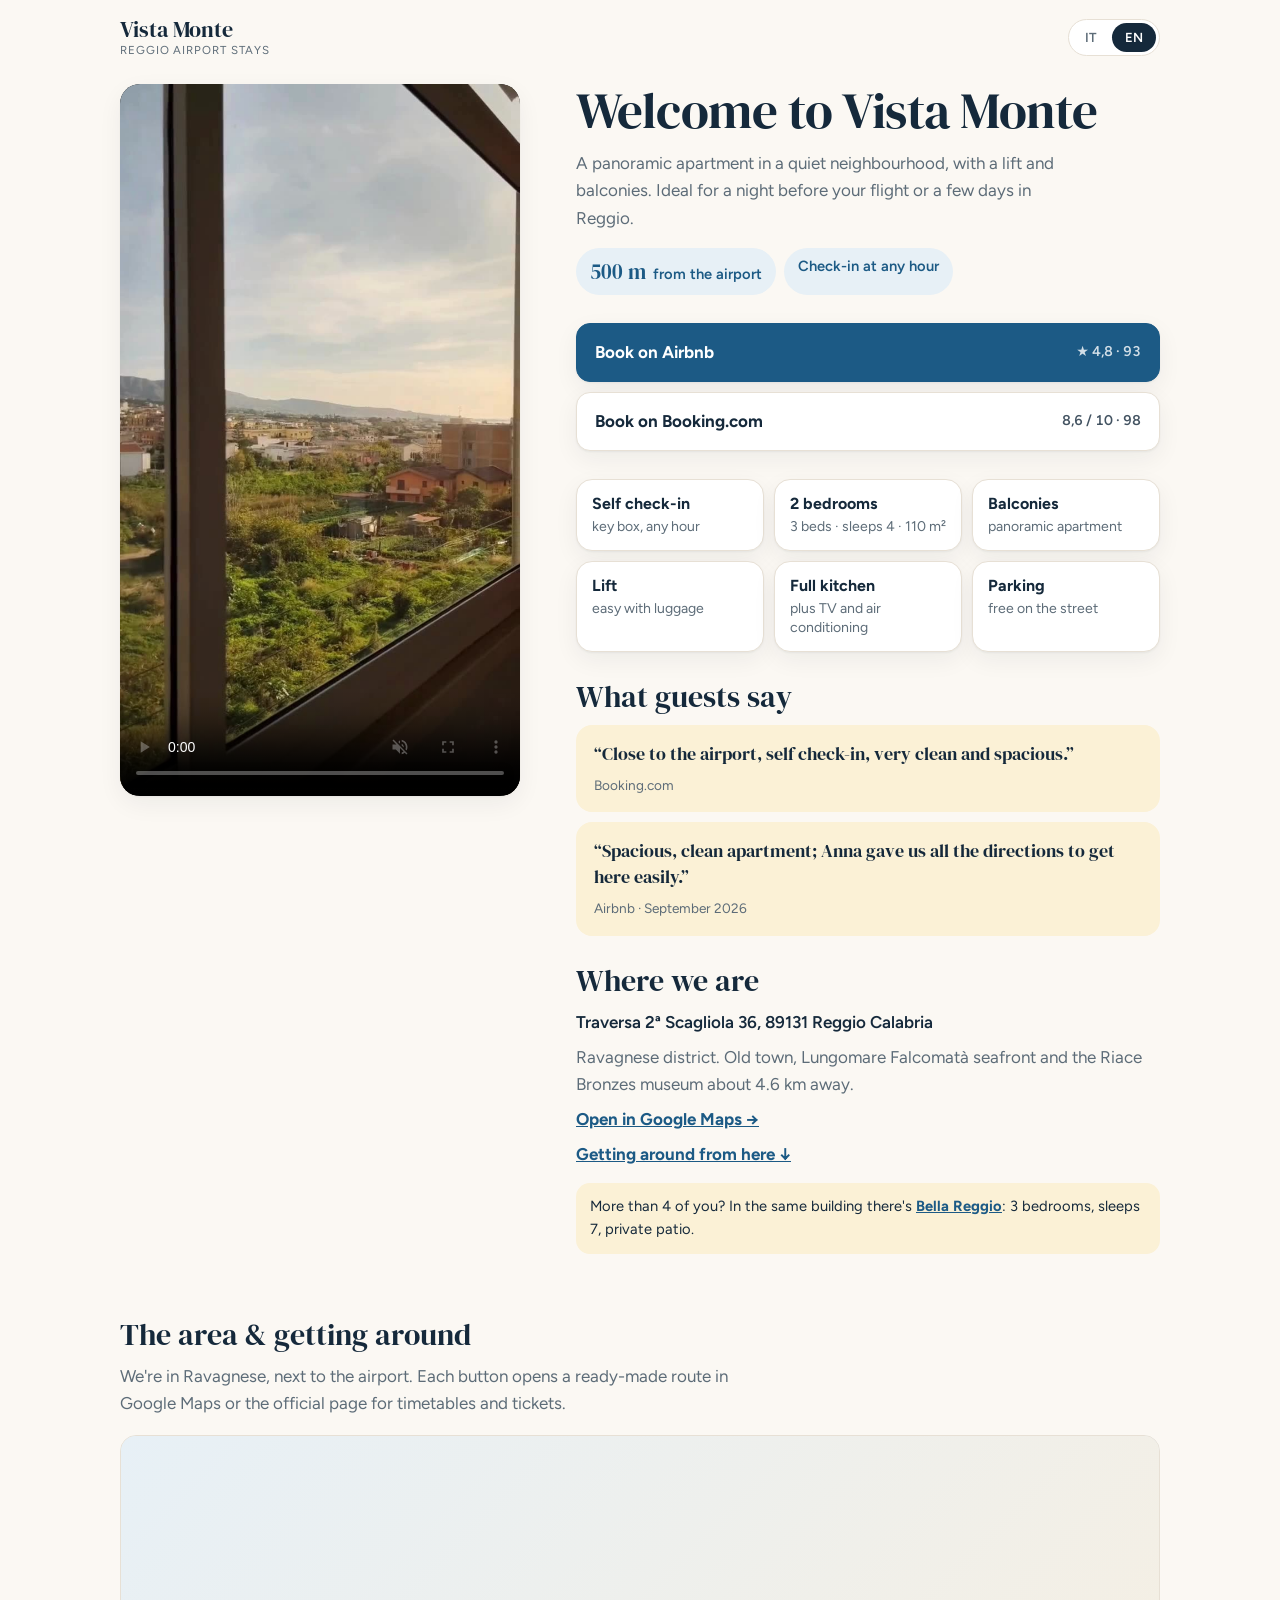
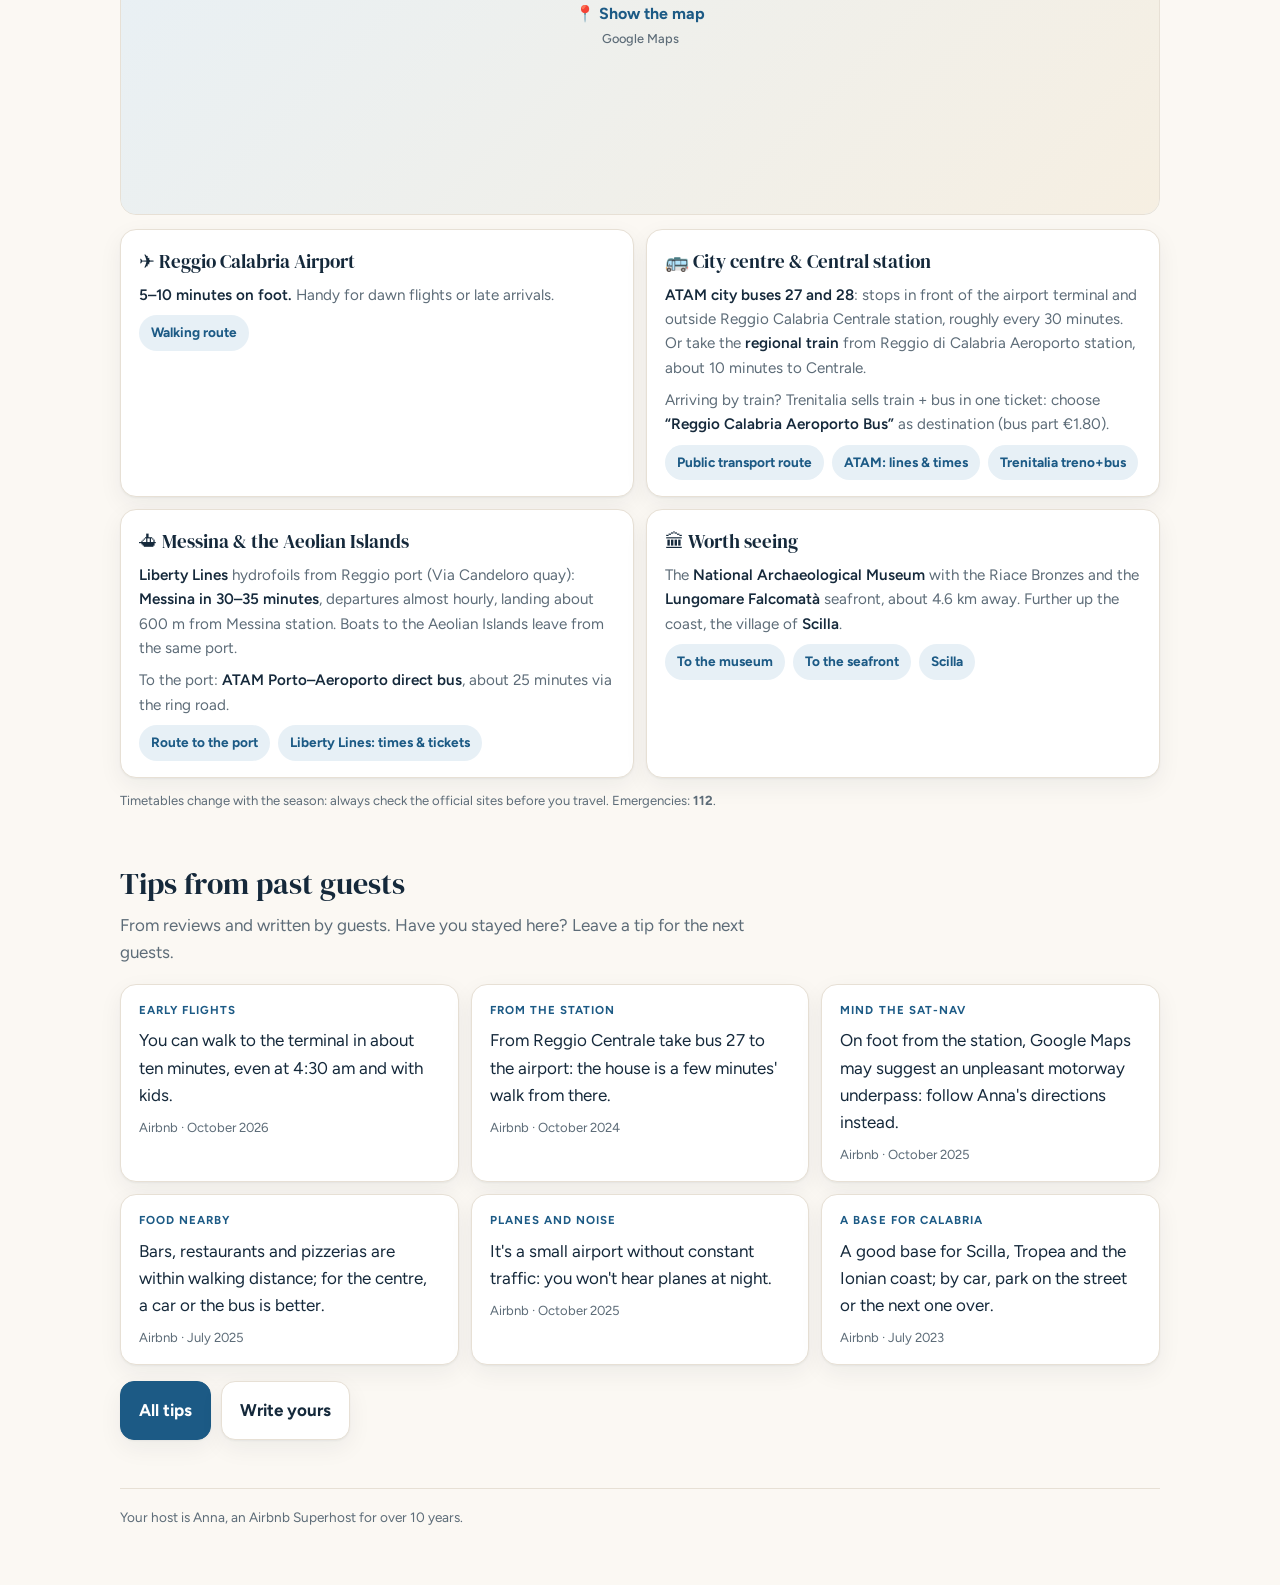
<file: vista-monte.html>
<!DOCTYPE html>
<html lang="it">
<head>
<meta charset="utf-8">
<meta name="viewport" content="width=device-width, initial-scale=1">
<title>Vista Monte · Reggio Airport Stays</title>
<meta name="description" content="Vista Monte: appartamento panoramico con 2 camere e balconi, a 500 metri dall'aeroporto di Reggio Calabria. Ascensore, check-in autonomo, cucina completa, aria condizionata.">
<link rel="canonical" href="https://reggio-airport-stays.pages.dev/vista-monte">
<meta property="og:type" content="website">
<meta property="og:title" content="Vista Monte · a 500 m dall'aeroporto di Reggio Calabria">
<meta property="og:description" content="2 camere, balconi panoramici, ascensore, check-in autonomo. Prenota su Airbnb o Booking.com.">
<meta property="og:image" content="https://reggio-airport-stays.pages.dev/vista-monte-poster.jpg">
<meta property="og:url" content="https://reggio-airport-stays.pages.dev/vista-monte">
<meta name="twitter:card" content="summary_large_image">
<script type="application/ld+json">
{"@context":"https://schema.org","@type":"LodgingBusiness","name":"Vista Monte",
 "description":"Appartamento panoramico con 2 camere, fino a 4 ospiti, balconi e ascensore, a 500 metri dall'aeroporto di Reggio Calabria.",
 "url":"https://reggio-airport-stays.pages.dev/vista-monte","image":"https://reggio-airport-stays.pages.dev/vista-monte-poster.jpg",
 "address":{"@type":"PostalAddress","streetAddress":"Traversa 2ª Scagliola 36","postalCode":"89131","addressLocality":"Reggio Calabria","addressRegion":"RC","addressCountry":"IT"},
 "numberOfRooms":2,
 "amenityFeature":[{"@type":"LocationFeatureSpecification","name":"Self check-in","value":true},{"@type":"LocationFeatureSpecification","name":"Elevator","value":true},{"@type":"LocationFeatureSpecification","name":"Air conditioning","value":true},{"@type":"LocationFeatureSpecification","name":"Balcony","value":true},{"@type":"LocationFeatureSpecification","name":"Free street parking","value":true}],
 "sameAs":["https://www.airbnb.it/rooms/1115953114829725969","https://www.booking.com/hotel/it/vista-monte-retreat.it.html"]}
</script>
<link rel="preconnect" href="https://fonts.googleapis.com">
<link rel="preconnect" href="https://fonts.gstatic.com" crossorigin>
<link href="https://fonts.googleapis.com/css2?family=DM+Serif+Display&family=Figtree:wght@400;500;600;700&display=swap" rel="stylesheet">
<link rel="stylesheet" href="/assets/site.css">
</head>
<body class="has-bar">
<div class="page">
  <header class="top">
    <a class="brand" href="/">Vista Monte<small>Reggio Airport Stays</small></a>
    <div class="lang" role="group" aria-label="Lingua / Language">
      <button type="button" id="btn-it" aria-pressed="true">IT</button>
      <button type="button" id="btn-en" aria-pressed="false">EN</button>
    </div>
  </header>

  <div class="layout">
    <div class="video">
      <video src="vista-monte.mp4" poster="vista-monte-poster.jpg" controls playsinline muted preload="metadata" aria-label="Video tour"></video>
    </div>

    <section class="hero">
      <h1>
        <span data-l="it">Benvenuti a Vista Monte</span>
        <span data-l="en">Welcome to Vista Monte</span>
      </h1>
      <p>
        <span data-l="it">Appartamento panoramico in un quartiere tranquillo, con ascensore e balconi. Ideale per una notte prima del volo o per qualche giorno a Reggio.</span>
        <span data-l="en">A panoramic apartment in a quiet neighbourhood, with a lift and balconies. Ideal for a night before your flight or a few days in Reggio.</span>
      </p>
      <div class="badges">
        <span class="badge"><b>500 m</b><span data-l="it">dall'aeroporto</span><span data-l="en">from the airport</span></span>
        <span class="badge"><span data-l="it">Check-in a qualsiasi ora</span><span data-l="en">Check-in at any hour</span></span>
      </div>
    </section>

    <section class="book" aria-label="Book">
      <a class="btn primary" href="https://www.airbnb.it/rooms/1115953114829725969">
        <span data-l="it">Prenota su Airbnb</span><span data-l="en">Book on Airbnb</span>
        <small>★ 4,8 · 93</small>
      </a>
      <a class="btn" href="https://www.booking.com/hotel/it/vista-monte-retreat.it.html">
        <span data-l="it">Prenota su Booking.com</span><span data-l="en">Book on Booking.com</span>
        <small>8,6 / 10 · 98</small>
      </a>
    </section>

    <ul class="facts">
      <li><strong data-l="it">Check-in autonomo</strong><strong data-l="en">Self check-in</strong>
        <span data-l="it">cassetta chiavi, qualsiasi ora</span><span data-l="en">key box, any hour</span></li>
      <li><strong data-l="it">2 camere</strong><strong data-l="en">2 bedrooms</strong>
        <span data-l="it">3 letti · fino a 4 ospiti · 110 m²</span><span data-l="en">3 beds · sleeps 4 · 110 m²</span></li>
      <li><strong data-l="it">Balconi</strong><strong data-l="en">Balconies</strong>
        <span data-l="it">appartamento panoramico</span><span data-l="en">panoramic apartment</span></li>
      <li><strong data-l="it">Ascensore</strong><strong data-l="en">Lift</strong>
        <span data-l="it">comodo con le valigie</span><span data-l="en">easy with luggage</span></li>
      <li><strong data-l="it">Cucina completa</strong><strong data-l="en">Full kitchen</strong>
        <span data-l="it">più TV e aria condizionata</span><span data-l="en">plus TV and air conditioning</span></li>
      <li><strong data-l="it">Parcheggio</strong><strong data-l="en">Parking</strong>
        <span data-l="it">gratuito in strada</span><span data-l="en">free on the street</span></li>
    </ul>

    <section>
      <h2><span data-l="it">Dicono gli ospiti</span><span data-l="en">What guests say</span></h2>
      <div class="quotes">
        <blockquote>
          <p data-l="it">«Vicino all'aeroporto, self check in, molto pulito e ampio»</p>
          <p data-l="en">“Close to the airport, self check-in, very clean and spacious.”</p>
          <cite>Booking.com</cite>
        </blockquote>
        <blockquote>
          <p data-l="it">«Appartamento spazioso e pulito, Anna ci ha fornito tutte le indicazioni per arrivare facilmente.»</p>
          <p data-l="en">“Spacious, clean apartment; Anna gave us all the directions to get here easily.”</p>
          <cite>Airbnb · <span data-l="it">settembre 2026</span><span data-l="en">September 2026</span></cite>
        </blockquote>
      </div>
    </section>

    <section class="where">
      <h2><span data-l="it">Dove siamo</span><span data-l="en">Where we are</span></h2>
      <p class="addr">Traversa 2ª Scagliola 36, 89131 Reggio Calabria</p>
      <p>
        <span data-l="it">Quartiere Ravagnese. Centro storico, Lungomare Falcomatà e Museo dei Bronzi di Riace a circa 4,6 km.</span>
        <span data-l="en">Ravagnese district. Old town, Lungomare Falcomatà seafront and the Riace Bronzes museum about 4.6 km away.</span>
      </p>
      <p><a href="https://www.google.com/maps/search/?api=1&amp;query=Traversa+2%C2%AA+Scagliola+36+Reggio+Calabria">
        <span data-l="it">Apri in Google Maps →</span><span data-l="en">Open in Google Maps →</span></a></p>
      <p><a href="#zona"><span data-l="it">Come muoversi da qui ↓</span><span data-l="en">Getting around from here ↓</span></a></p>
      <p class="sister"><span data-l="it">Siete in più di 4? Nello stesso stabile c'è </span><span data-l="en">More than 4 of you? In the same building there's </span><a href="/bella-reggio">Bella Reggio</a><span data-l="it">: 3 camere, fino a 7 ospiti, patio privato.</span><span data-l="en">: 3 bedrooms, sleeps 7, private patio.</span></p>
    </section>

  </div>
    <section id="zona">
    <h2><span data-l="it">La zona e come muoversi</span><span data-l="en">The area &amp; getting around</span></h2>
    <p class="intro">
      <span data-l="it">Siamo a Ravagnese, accanto all'aeroporto. Ogni pulsante apre il percorso già pronto in Google Maps o la pagina ufficiale per orari e biglietti.</span>
      <span data-l="en">We're in Ravagnese, next to the airport. Each button opens a ready-made route in Google Maps or the official page for timetables and tickets.</span>
    </p>
    <div class="map" data-src="https://www.google.com/maps?q=Traversa+2%C2%AA+Scagliola+36,+89131+Reggio+Calabria&amp;z=15&amp;output=embed">
      <button type="button" class="load"><span><span data-l="it">📍 Mostra la mappa</span><span data-l="en">📍 Show the map</span></span><small>Google Maps</small></button>
    </div>
    <div class="go">
      <article class="card">
        <h3><span data-l="it">✈ Aeroporto dello Stretto</span><span data-l="en">✈ Reggio Calabria Airport</span></h3>
        <p><span data-l="it"><b>5–10 minuti a piedi.</b> Comodo per voli all'alba o arrivi a tarda sera.</span><span data-l="en"><b>5–10 minutes on foot.</b> Handy for dawn flights or late arrivals.</span></p>
        <div class="links">
          <a href="https://www.google.com/maps/dir/?api=1&amp;origin=Traversa+2%C2%AA+Scagliola+36,+89131+Reggio+Calabria&amp;destination=Aeroporto+di+Reggio+Calabria&amp;travelmode=walking"><span data-l="it">Percorso a piedi</span><span data-l="en">Walking route</span></a>
        </div>
      </article>

      <article class="card">
        <h3><span data-l="it">🚌 Centro e stazione Centrale</span><span data-l="en">🚌 City centre &amp; Central station</span></h3>
        <p><span data-l="it">Bus urbani <b>ATAM 27 e 28</b>: fermata davanti al terminal e all'uscita della stazione di Reggio Calabria Centrale, circa ogni 30 minuti. In alternativa il <b>treno regionale</b> dalla stazione Reggio di Calabria Aeroporto, circa 10 minuti fino a Centrale.</span>
        <span data-l="en"><b>ATAM city buses 27 and 28</b>: stops in front of the airport terminal and outside Reggio Calabria Centrale station, roughly every 30 minutes. Or take the <b>regional train</b> from Reggio di Calabria Aeroporto station, about 10 minutes to Centrale.</span></p>
        <p><span data-l="it">Arrivi in treno? Su Trenitalia puoi comprare treno + bus insieme: scegli come destinazione <b>“Reggio Calabria Aeroporto Bus”</b> (parte bus 1,80 €).</span><span data-l="en">Arriving by train? Trenitalia sells train + bus in one ticket: choose <b>“Reggio Calabria Aeroporto Bus”</b> as destination (bus part €1.80).</span></p>
        <div class="links">
          <a href="https://www.google.com/maps/dir/?api=1&amp;origin=Traversa+2%C2%AA+Scagliola+36,+89131+Reggio+Calabria&amp;destination=Stazione+Reggio+di+Calabria+Centrale&amp;travelmode=transit"><span data-l="it">Percorso con i mezzi</span><span data-l="en">Public transport route</span></a>
          <a href="https://www.atam-rc.it/"><span data-l="it">ATAM: linee e orari</span><span data-l="en">ATAM: lines &amp; times</span></a>
          <a href="https://www.trenitalia.com/it/regionale/collegamenti-regionale/aeroporto-tito-minniti-di-reggio-calabria.html">Trenitalia treno+bus</a>
        </div>
      </article>

      <article class="card">
        <h3><span data-l="it">⛴ Messina e le Eolie</span><span data-l="en">⛴ Messina &amp; the Aeolian Islands</span></h3>
        <p><span data-l="it">Aliscafi <b>Liberty Lines</b> dal porto di Reggio (banchina di Via Candeloro): <b>Messina in 30–35 minuti</b>, partenze quasi ogni ora, arrivo al molo a circa 600 m dalla stazione di Messina. Dallo stesso porto partono anche le corse per le Eolie.</span>
        <span data-l="en"><b>Liberty Lines</b> hydrofoils from Reggio port (Via Candeloro quay): <b>Messina in 30–35 minutes</b>, departures almost hourly, landing about 600 m from Messina station. Boats to the Aeolian Islands leave from the same port.</span></p>
        <p><span data-l="it">Per il porto: bus <b>ATAM Porto–Aeroporto diretto</b>, circa 25 minuti via tangenziale.</span><span data-l="en">To the port: <b>ATAM Porto–Aeroporto direct bus</b>, about 25 minutes via the ring road.</span></p>
        <div class="links">
          <a href="https://www.google.com/maps/dir/?api=1&amp;origin=Traversa+2%C2%AA+Scagliola+36,+89131+Reggio+Calabria&amp;destination=Porto+di+Reggio+Calabria&amp;travelmode=transit"><span data-l="it">Percorso al porto</span><span data-l="en">Route to the port</span></a>
          <a href="https://www.libertylines.it/destinazioni/reggio-calabria/"><span data-l="it">Liberty Lines: orari e biglietti</span><span data-l="en">Liberty Lines: times &amp; tickets</span></a>
        </div>
      </article>

      <article class="card">
        <h3><span data-l="it">🏛 Da vedere</span><span data-l="en">🏛 Worth seeing</span></h3>
        <p><span data-l="it">Il <b>Museo Archeologico Nazionale</b> con i Bronzi di Riace e il <b>Lungomare Falcomatà</b>, a circa 4,6 km. Più su la costa, il borgo di <b>Scilla</b>.</span>
        <span data-l="en">The <b>National Archaeological Museum</b> with the Riace Bronzes and the <b>Lungomare Falcomatà</b> seafront, about 4.6 km away. Further up the coast, the village of <b>Scilla</b>.</span></p>
        <div class="links">
          <a href="https://www.google.com/maps/dir/?api=1&amp;origin=Traversa+2%C2%AA+Scagliola+36,+89131+Reggio+Calabria&amp;destination=Museo+Archeologico+Nazionale+di+Reggio+Calabria&amp;travelmode=transit"><span data-l="it">Al museo</span><span data-l="en">To the museum</span></a>
          <a href="https://www.google.com/maps/dir/?api=1&amp;origin=Traversa+2%C2%AA+Scagliola+36,+89131+Reggio+Calabria&amp;destination=Lungomare+Falcomat%C3%A0+Reggio+Calabria&amp;travelmode=transit"><span data-l="it">Al lungomare</span><span data-l="en">To the seafront</span></a>
          <a href="https://www.google.com/maps/dir/?api=1&amp;origin=Traversa+2%C2%AA+Scagliola+36,+89131+Reggio+Calabria&amp;destination=Scilla+RC&amp;travelmode=driving">Scilla</a>
        </div>
        <!-- TODO: i consigli di Anna (colazione, ristoranti, supermercato, farmacia) -->
      </article>
    </div>
    <p class="note">
      <span data-l="it">Orari e frequenze cambiano con la stagione: controlla sempre i siti ufficiali prima di partire. Emergenze: <b>112</b>.</span>
      <span data-l="en">Timetables change with the season: always check the official sites before you travel. Emergencies: <b>112</b>.</span>
    </p>
  </section>


  <section id="consigli">
    <h2><span data-l="it">I consigli di chi è già stato qui</span><span data-l="en">Tips from past guests</span></h2>
    <p class="intro"><span data-l="it">Raccolti dalle recensioni e scritti dagli ospiti. Sei stato qui? Lascia il tuo per chi verrà dopo.</span><span data-l="en">From reviews and written by guests. Have you stayed here? Leave a tip for the next guests.</span></p>
    <div class="tips" id="tips">
      <figure class="tip">
        <span class="k"><span data-l="it">Voli all'alba</span><span data-l="en">Early flights</span></span>
        <p data-l="it">Si arriva al terminal a piedi in circa dieci minuti, anche alle 4:30 del mattino e con i bambini.</p><p data-l="en">You can walk to the terminal in about ten minutes, even at 4:30 am and with kids.</p>
        <cite>Airbnb · <span data-l="it">ottobre 2026</span><span data-l="en">October 2026</span></cite>
      </figure>
      <figure class="tip">
        <span class="k"><span data-l="it">Dalla stazione</span><span data-l="en">From the station</span></span>
        <p data-l="it">Da Reggio Centrale prendi il bus 27 fino all'aeroporto: da lì sono pochi minuti a piedi.</p><p data-l="en">From Reggio Centrale take bus 27 to the airport: the house is a few minutes' walk from there.</p>
        <cite>Airbnb · <span data-l="it">ottobre 2024</span><span data-l="en">October 2024</span></cite>
      </figure>
      <figure class="tip">
        <span class="k"><span data-l="it">Occhio al navigatore</span><span data-l="en">Mind the sat-nav</span></span>
        <p data-l="it">A piedi dalla stazione Google Maps può proporre un sottopasso dell'autostrada poco raccomandabile: meglio seguire le indicazioni di Anna.</p><p data-l="en">On foot from the station, Google Maps may suggest an unpleasant motorway underpass: follow Anna's directions instead.</p>
        <cite>Airbnb · <span data-l="it">ottobre 2025</span><span data-l="en">October 2025</span></cite>
      </figure>
      <figure class="tip">
        <span class="k"><span data-l="it">Mangiare vicino</span><span data-l="en">Food nearby</span></span>
        <p data-l="it">Bar, ristoranti e pizzerie si raggiungono a piedi; per il centro conviene l'auto o il bus.</p><p data-l="en">Bars, restaurants and pizzerias are within walking distance; for the centre, a car or the bus is better.</p>
        <cite>Airbnb · <span data-l="it">luglio 2025</span><span data-l="en">July 2025</span></cite>
      </figure>
      <figure class="tip">
        <span class="k"><span data-l="it">Aerei e rumore</span><span data-l="en">Planes and noise</span></span>
        <p data-l="it">L'aeroporto è piccolo e non ha voli continui: di notte non si sentono aerei.</p><p data-l="en">It's a small airport without constant traffic: you won't hear planes at night.</p>
        <cite>Airbnb · <span data-l="it">ottobre 2025</span><span data-l="en">October 2025</span></cite>
      </figure>
      <figure class="tip">
        <span class="k"><span data-l="it">Base per la Calabria</span><span data-l="en">A base for Calabria</span></span>
        <p data-l="it">Buona base per Scilla, Tropea e la costa jonica; con l'auto si parcheggia in strada o nella parallela.</p><p data-l="en">A good base for Scilla, Tropea and the Ionian coast; by car, park on the street or the next one over.</p>
        <cite>Airbnb · <span data-l="it">luglio 2023</span><span data-l="en">July 2023</span></cite>
      </figure>
    </div>
    <p class="btn-row">
      <a class="btn primary" href="/consigli"><span data-l="it">Tutti i consigli</span><span data-l="en">All tips</span></a>
      <a class="btn" href="/consigli#scrivi"><span data-l="it">Scrivi il tuo</span><span data-l="en">Write yours</span></a>
    </p>
    <!-- Nuovi consigli: arrivano dal modulo in benvenuto.html (Netlify Forms). Pubblicare solo quelli con consenso, come <figure class="tip">. -->
  </section>

  <footer class="site">
    <span data-l="it">La tua host è Anna, Superhost su Airbnb da oltre 10 anni.</span>
    <span data-l="en">Your host is Anna, an Airbnb Superhost for over 10 years.</span>
  </footer>
</div>

<nav class="bar" aria-label="Book">
  <a class="primary" href="https://www.airbnb.it/rooms/1115953114829725969">Airbnb</a>
  <a href="https://www.booking.com/hotel/it/vista-monte-retreat.it.html">Booking.com</a>
</nav>


<script src="/assets/site.js"></script>
<script>
/* home: i 3 consigli approvati più recenti in cima, massimo 6 schede */
BR.tips().then(function(list){
  var box=document.getElementById('tips'); if(!box) return;
  list.slice(0,3).reverse().forEach(function(t){ box.prepend(BR.tipNode(t,'figure','tip')); });
  var all=box.querySelectorAll('.tip'); for(var i=6;i<all.length;i++) all[i].remove();
});
</script>
</body>
</html>
</file>
<file: assets/site.css>
/* Bella Reggio · foglio di stile condiviso da tutte le pagine.
   Tema chiaro: intonaco caldo, inchiostro blu Stretto, accento mare, tocco di bergamotto.
   Per una nuova casa/pagina basta collegare questo file e usare le stesse classi. */

:root{
  --bg:#fbf8f3;          /* intonaco */
  --surface:#ffffff;
  --sunk:#f3eee6;
  --ink:#15293b;         /* blu Stretto */
  --muted:#5d6c78;
  --sea:#1c5a85;         /* accento */
  --sea-ink:#ffffff;
  --sea-soft:#e7f0f6;
  --sun:#e9c46a;         /* bergamotto */
  --sun-soft:#fbf1d6;
  --line:#e7e0d5;
  --radius:16px;
  --shadow:0 1px 2px rgba(21,41,59,.05),0 8px 24px rgba(21,41,59,.06);
  --display:"DM Serif Display",Georgia,"Times New Roman",serif;
  --body:"Figtree",system-ui,-apple-system,"Segoe UI",Roboto,sans-serif;
  color-scheme:light;
}
*{box-sizing:border-box}
html,body{margin:0}
body{background:var(--bg);color:var(--ink);font-family:var(--body);font-size:17px;line-height:1.6;-webkit-font-smoothing:antialiased}
a{color:var(--sea)}
img,video,iframe{max-width:100%}
:focus-visible{outline:3px solid var(--sea);outline-offset:3px;border-radius:6px}
html[lang="it"] [data-l="en"],html[lang="en"] [data-l="it"]{display:none !important}

/* struttura */
.page{max-width:1080px;margin:0 auto;padding:18px 20px 56px}
.page.narrow{max-width:760px}
.top{display:flex;justify-content:space-between;align-items:center;gap:12px;margin-bottom:28px}
.brand{font-family:var(--display);font-size:1.35rem;color:var(--ink);text-decoration:none;line-height:1.1}
.brand small{display:block;font-family:var(--body);font-size:.72rem;color:var(--muted);letter-spacing:.08em;text-transform:uppercase;margin-top:2px}
.lang{display:flex;gap:2px;background:var(--surface);border:1px solid var(--line);border-radius:999px;padding:3px}
.lang button{font:600 .82rem var(--body);color:var(--muted);background:none;border:0;border-radius:999px;padding:7px 13px;cursor:pointer}
.lang button[aria-pressed="true"]{background:var(--ink);color:#fff}

h1{font-family:var(--display);font-weight:400;font-size:clamp(2.1rem,7.5vw,3.2rem);line-height:1.05;margin:0 0 12px;letter-spacing:-.01em;text-wrap:balance}
h2{font-family:var(--display);font-weight:400;font-size:clamp(1.5rem,4.5vw,1.9rem);line-height:1.15;margin:0 0 10px}
h3{font-family:var(--display);font-weight:400;font-size:1.2rem;margin:0 0 6px}
.lead,.intro{color:var(--muted);margin:0 0 18px;max-width:60ch}
section{margin-top:56px}
.layout>section:first-of-type{margin-top:0}

/* home: video + testo */
.layout{display:grid;gap:28px}
.layout section{margin-top:0}
.hero h1{margin-bottom:12px}
.hero p{color:var(--muted);margin:0;max-width:46ch}
.badges{display:flex;flex-wrap:wrap;gap:8px;margin-top:16px}
.badge{display:inline-flex;align-items:baseline;gap:7px;padding:7px 14px;border-radius:999px;background:var(--sea-soft);color:var(--sea);font-weight:600;font-size:.92rem}
.badge b{font-family:var(--display);font-weight:400;font-size:1.3rem;font-variant-numeric:tabular-nums}
.video{border-radius:20px;overflow:hidden;background:#000;aspect-ratio:9/16;width:100%;max-width:400px;max-height:72vh;margin:0 auto;box-shadow:var(--shadow)}
.video video{width:100%;height:100%;object-fit:cover;display:block}

/* pulsanti */
.book{display:grid;gap:10px}
.btn{display:flex;justify-content:space-between;align-items:center;gap:12px;text-decoration:none;font-weight:700;color:var(--ink);padding:15px 18px;border-radius:14px;border:1px solid var(--line);background:var(--surface);box-shadow:var(--shadow);transition:transform .15s ease}
.btn:hover{transform:translateY(-1px)}
.btn.primary{background:var(--sea);color:var(--sea-ink);border-color:var(--sea)}
.btn small{font-weight:600;opacity:.8;font-variant-numeric:tabular-nums;white-space:nowrap}
.btn-row{display:flex;flex-wrap:wrap;gap:10px;margin-top:16px}
.btn-row .btn{display:inline-flex}

/* schede e griglie */
.facts{list-style:none;margin:0;padding:0;display:grid;grid-template-columns:1fr 1fr;gap:10px}
.facts li,.card,.tip,.post{background:var(--surface);border:1px solid var(--line);border-radius:var(--radius);box-shadow:var(--shadow)}
.facts li{display:grid;gap:2px;align-content:start;padding:14px 15px}
.facts strong{font-size:1rem;line-height:1.3}
.facts span{color:var(--muted);font-size:.88rem;line-height:1.35}

.quotes{display:grid;gap:10px}
blockquote{margin:0;padding:16px 18px;background:var(--sun-soft);border-radius:var(--radius)}
blockquote p{margin:0;font-family:var(--display);font-size:1.15rem;line-height:1.4}
blockquote cite{display:block;margin-top:8px;font-style:normal;color:var(--muted);font-size:.85rem}

.where p{margin:0 0 8px;color:var(--muted)}
.where .addr{color:var(--ink);font-weight:600}
.where a{font-weight:700}

/* la zona */
.map{position:relative;border-radius:var(--radius);overflow:hidden;border:1px solid var(--line);aspect-ratio:16/10;background:var(--sea-soft) center/cover;margin-bottom:14px}
.map iframe{position:absolute;inset:0;width:100%;height:100%;border:0}
.map .load{position:absolute;inset:0;display:grid;place-items:center;gap:8px;align-content:center;border:0;background:linear-gradient(135deg,#e7f0f6,#f6efe2);color:var(--sea);font:700 1rem var(--body);cursor:pointer}
.map .load small{font-weight:500;color:var(--muted);font-size:.8rem}
.go{display:grid;gap:12px;grid-template-columns:1fr}
.card{padding:16px 18px}
.card p{margin:0 0 8px;color:var(--muted);font-size:.95rem}
.card p b{color:var(--ink);font-weight:600}
.links{display:flex;flex-wrap:wrap;gap:8px;margin-top:8px}
.links a{font-size:.85rem;font-weight:700;text-decoration:none;padding:7px 12px;border-radius:999px;background:var(--sea-soft);color:var(--sea)}
.note{color:var(--muted);font-size:.82rem;margin:12px 0 0}

/* consigli */
.tips{display:grid;gap:12px;grid-template-columns:1fr}
.tip{margin:0;padding:16px 18px;display:grid;gap:8px;align-content:start}
.tip p,.post p{margin:0}
.tip cite{font-style:normal;color:var(--muted);font-size:.82rem}
.k{font-size:.72rem;font-weight:700;letter-spacing:.09em;text-transform:uppercase;color:var(--sea)}
.guest,.tip.new{border-left:4px solid var(--sun)}
.who{display:flex;align-items:center;gap:10px;color:var(--muted);font-size:.85rem;font-style:normal}
.av{width:30px;height:30px;border-radius:50%;background:var(--sun);color:var(--ink);display:grid;place-items:center;font-weight:700;font-size:.85rem;flex:none}

/* blog */
.chips{display:flex;flex-wrap:wrap;gap:8px;margin:4px 0 18px}
.chip{font:600 .85rem var(--body);color:var(--ink);background:var(--surface);border:1px solid var(--line);border-radius:999px;padding:8px 14px;cursor:pointer}
.chip[aria-pressed="true"]{background:var(--ink);color:#fff;border-color:var(--ink)}
.feed{display:grid;gap:12px}
.post{padding:18px 20px;display:grid;gap:10px}
.post[hidden]{display:none}
.post p{font-size:1.05rem}
.empty{color:var(--muted);font-size:.9rem}

/* moduli */
form{display:grid;gap:14px;margin-top:14px;background:var(--surface);border:1px solid var(--line);border-radius:20px;padding:20px;box-shadow:var(--shadow)}
label{display:grid;gap:6px;font-weight:600;font-size:.95rem}
label small{font-weight:400;color:var(--muted)}
input,select,textarea{font:inherit;color:var(--ink);background:var(--bg);border:1px solid var(--line);border-radius:12px;padding:12px 14px;width:100%}
input:focus,select:focus,textarea:focus{outline:none;border-color:var(--sea);box-shadow:0 0 0 3px var(--sea-soft)}
textarea{min-height:120px;resize:vertical}
.row{display:grid;gap:14px;grid-template-columns:1fr 1fr}
.check{display:flex;gap:10px;align-items:flex-start;font-weight:500}
.check input{width:20px;height:20px;margin-top:3px;flex:none;accent-color:var(--sea)}
button.send{font:700 1rem var(--body);color:var(--sea-ink);background:var(--sea);border:0;border-radius:14px;padding:15px 18px;cursor:pointer}
button.send:disabled{opacity:.6}
.ok{background:var(--sun-soft);border-radius:20px;padding:20px;margin-top:14px}
.ok strong{font-family:var(--display);font-weight:400;font-size:1.4rem;display:block}
.hp{position:absolute;left:-9999px}
.back{display:inline-block;margin-top:40px;font-weight:700;text-decoration:none}

footer.site{color:var(--muted);font-size:.85rem;border-top:1px solid var(--line);padding-top:18px;margin-top:48px}

/* barra di prenotazione fissa sul telefono */
body.has-bar{padding-bottom:88px}
.bar{position:fixed;left:0;right:0;bottom:0;z-index:5;display:grid;grid-template-columns:1fr 1fr;gap:8px;padding:10px 12px calc(10px + env(safe-area-inset-bottom));background:rgba(251,248,243,.94);backdrop-filter:blur(10px);border-top:1px solid var(--line)}
.bar a{text-align:center;text-decoration:none;font-weight:700;font-size:.95rem;padding:13px 8px;border-radius:12px;border:1px solid var(--line);background:var(--surface);color:var(--ink)}
.bar a.primary{background:var(--sea);color:#fff;border-color:var(--sea)}

@media (min-width:860px){
  body.has-bar{padding-bottom:0}
  .bar{display:none}
  .layout{grid-template-columns:400px 1fr;column-gap:56px;align-items:start}
  .video{position:sticky;top:20px;grid-row:span 5;max-height:none}
  .facts{grid-template-columns:repeat(3,1fr)}
  .go{grid-template-columns:1fr 1fr}
  .tips{grid-template-columns:repeat(3,1fr)}
  .map{aspect-ratio:auto;height:380px}
}
@media (max-width:420px){.row{grid-template-columns:1fr}}
@media (max-width:370px){.facts{grid-template-columns:1fr}}
@media (prefers-reduced-motion:reduce){.btn{transition:none}}

/* rimando all'altra casa */
.sister{margin-top:14px !important;padding:12px 14px;border-radius:14px;background:var(--sun-soft);color:var(--ink) !important;font-size:.92rem}
.sister a{font-weight:700}

/* home con le case */
.home-hero{margin-top:8px}
.home-hero h1{max-width:18ch}
.homes{display:grid;gap:16px;grid-template-columns:1fr;margin-top:32px}
.home-card{display:grid;grid-template-columns:120px 1fr;gap:16px;align-items:center;text-decoration:none;color:var(--ink);background:var(--surface);border:1px solid var(--line);border-radius:20px;padding:12px;box-shadow:var(--shadow);transition:transform .15s ease}
.home-card:hover{transform:translateY(-2px)}
.home-card img{width:120px;height:170px;object-fit:cover;border-radius:14px;display:block}
.home-card h2{margin:0 0 4px}
.home-card p{margin:0 0 6px;color:var(--muted);font-size:.93rem}
.home-card .rates{color:var(--ink);font-weight:600;font-size:.88rem}
.go-link{font-weight:700;color:var(--sea)}
@media (min-width:860px){
  .homes{grid-template-columns:1fr 1fr}
  .home-card{grid-template-columns:1fr;padding:0;overflow:hidden;align-items:stretch}
  .home-card img{width:100%;height:340px;border-radius:0}
  .home-body{padding:16px 20px 20px}
}
</file>
